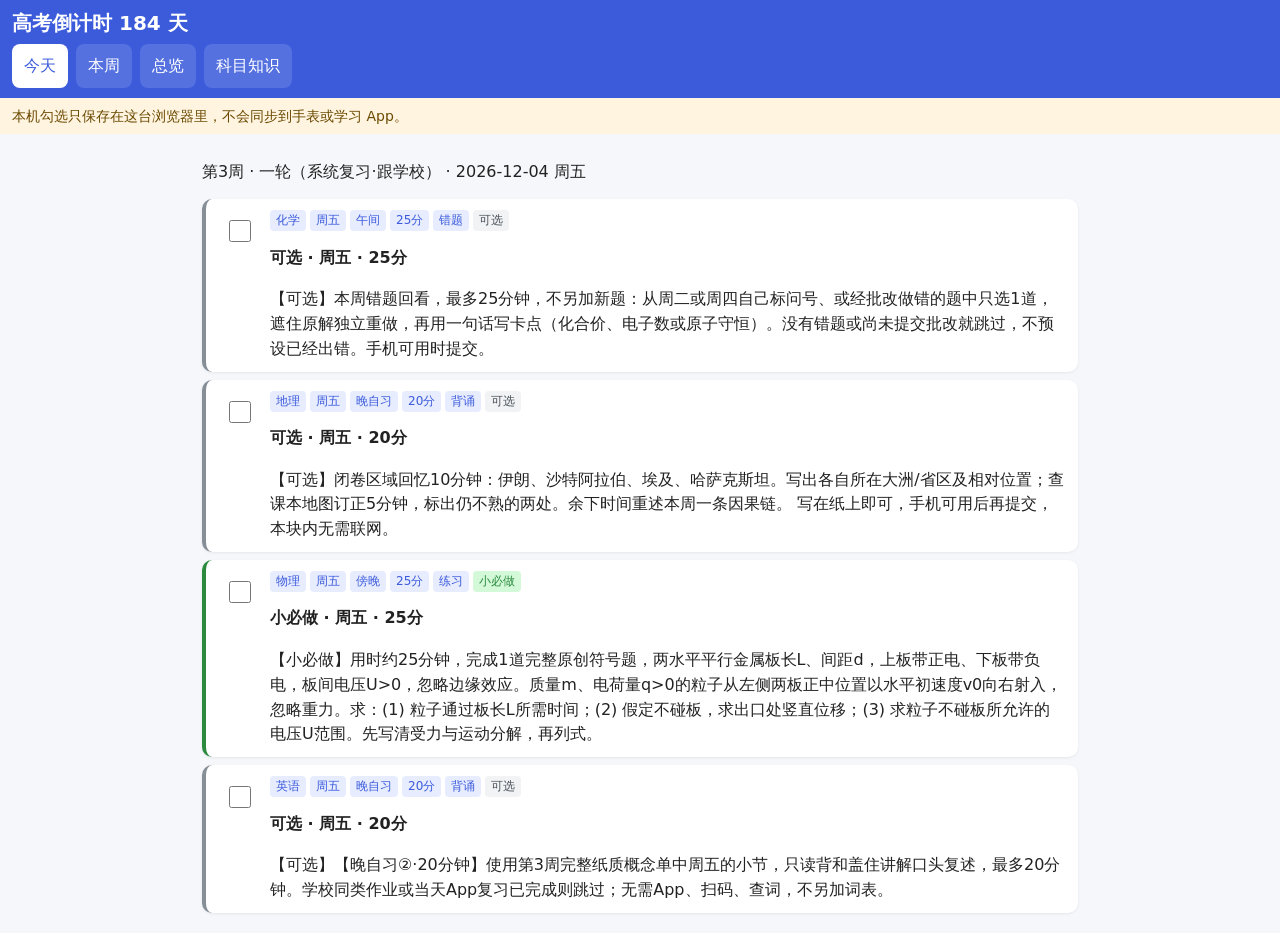
<file: index.html>
<!doctype html><html lang="zh"><head><meta charset="utf-8"><meta name="viewport" content="width=device-width,initial-scale=1">
<title>高考200天计划</title><link rel="stylesheet" href="style.css"></head><body>
<header><h1>高考倒计时 <span id="cd"></span> 天</h1>
<nav><button type="button" data-v="today">今天</button><button type="button" data-v="week">本周</button><button type="button" data-v="all">总览</button><button type="button" data-v="subj">科目知识</button></nav></header>
<p class="sync-note" id="syncNote">本机勾选只保存在这台浏览器里，不会同步到手表或学习 App。</p>
<main id="app"></main><script src="data/bundle.js"></script><script src="app.js"></script></body></html>
</file>
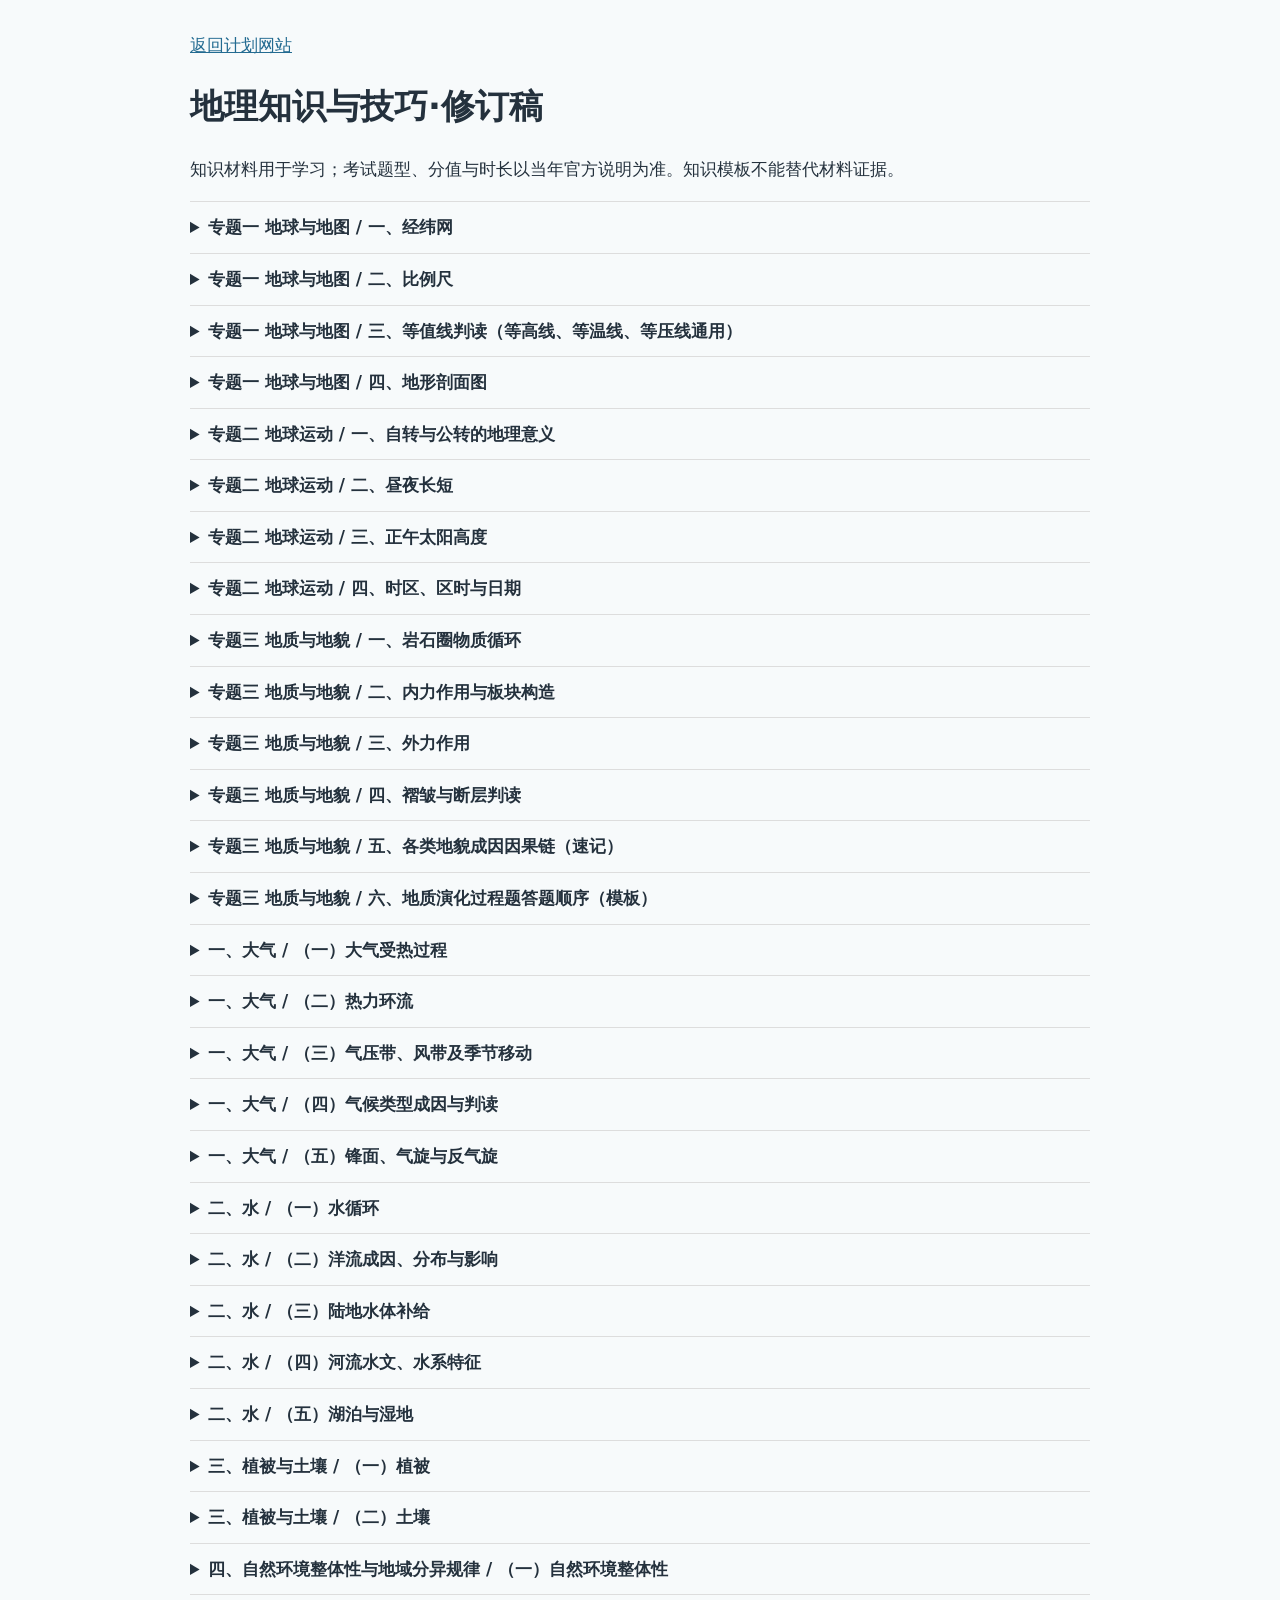
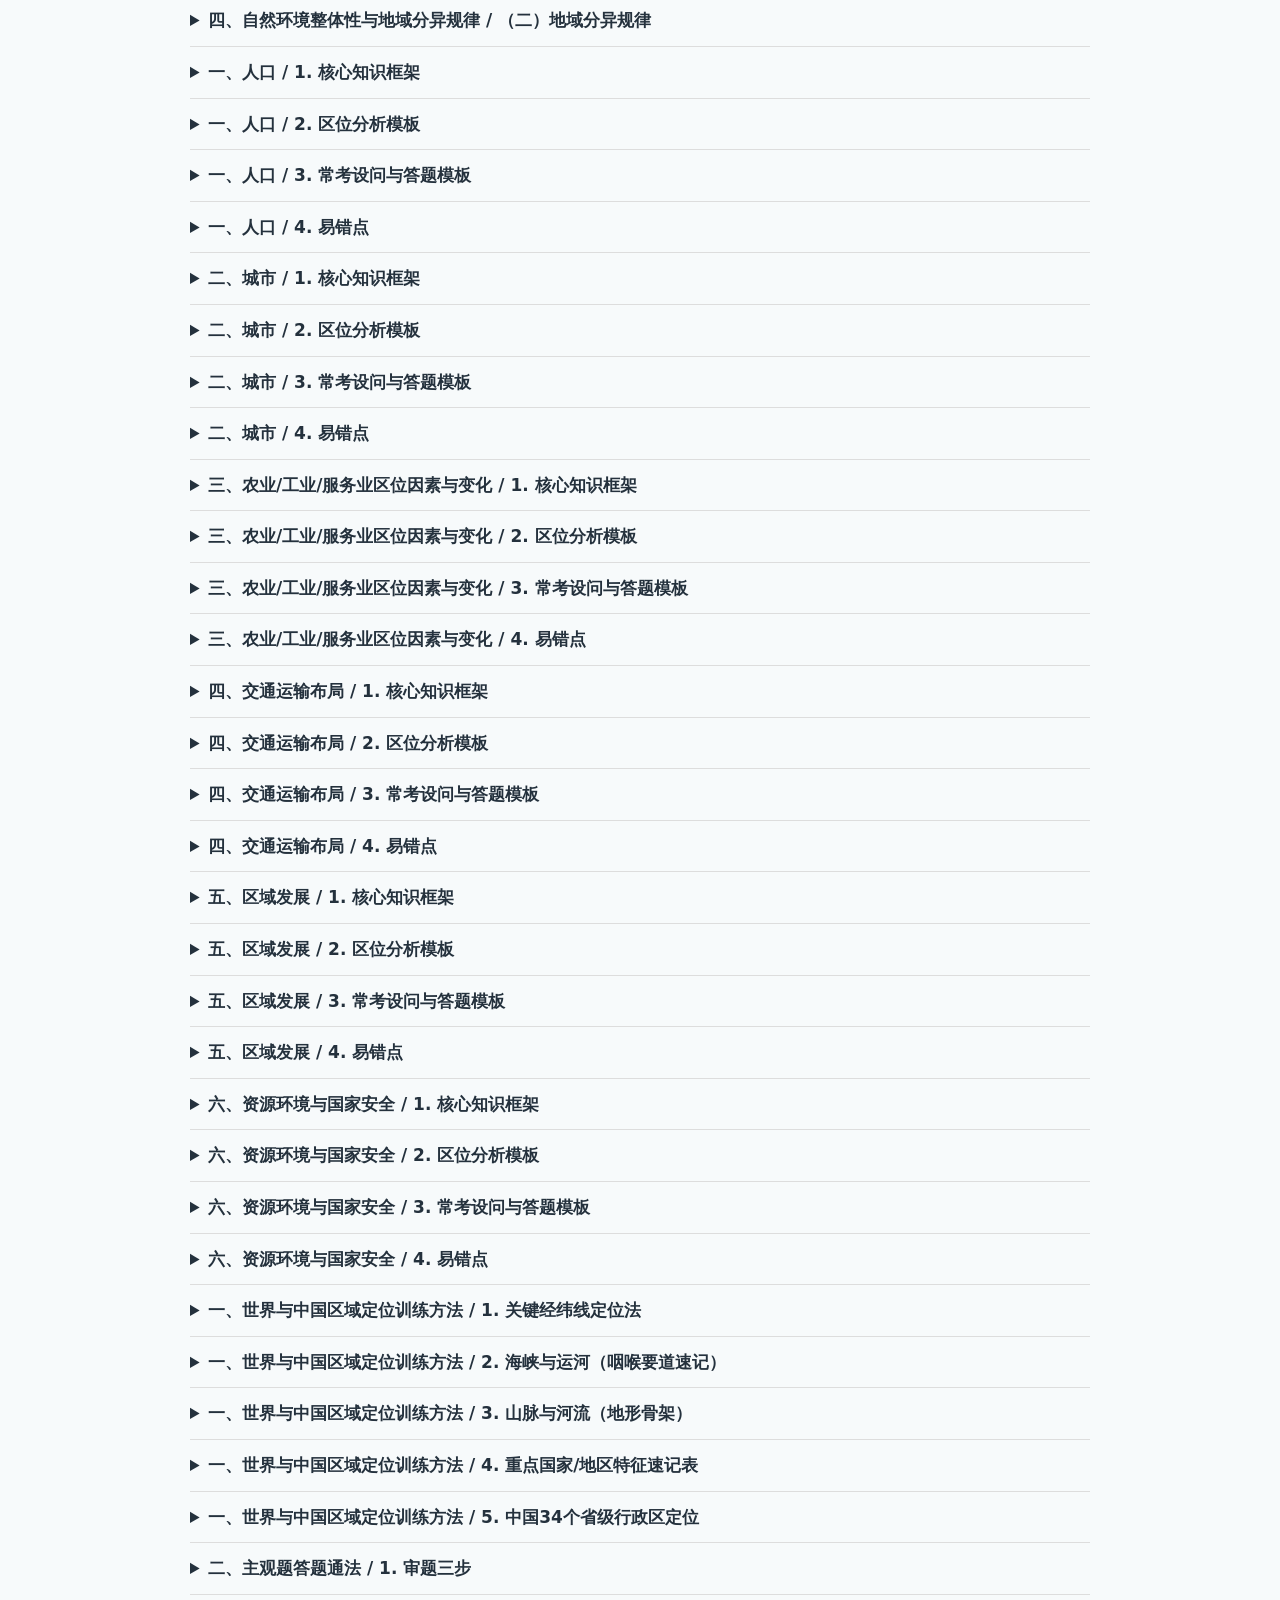
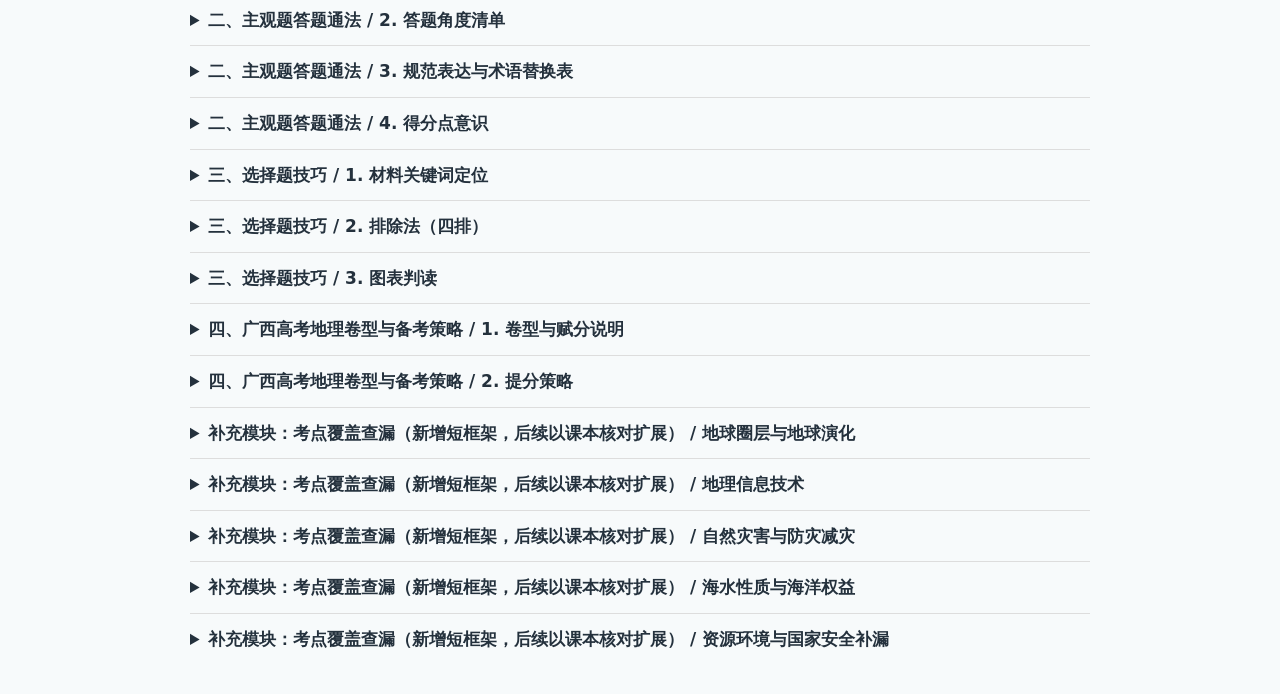
<file: materials/geo/knowledge.html>
<!doctype html><html lang="zh-CN"><meta charset="utf-8"><meta name="viewport" content="width=device-width,initial-scale=1"><title>地理知识与技巧·修订稿</title><style>body{max-width:900px;margin:30px auto;padding:0 18px;font:17px/1.8 system-ui;color:#24313d;background:#f7fafb}h1,h2,h3{line-height:1.4}section{background:white;padding:20px;margin:18px 0;border-radius:14px}li{margin:8px 0}details{border-top:1px solid #ddd;padding:10px 0}summary{cursor:pointer;font-weight:600}a{color:#236b91}p{white-space:pre-wrap}@media print{body{font:12pt/1.6 serif;background:white}section{break-inside:avoid}}</style><body><a href="../../index.html">返回计划网站</a><h1>地理知识与技巧·修订稿</h1><p>知识材料用于学习；考试题型、分值与时长以当年官方说明为准。知识模板不能替代材料证据。</p><details><summary>专题一 地球与地图 / 一、经纬网</summary><h3>知识</h3><ul><li>经线：半圆，等长，指示南北；纬线：圆，不等长（赤道最长），指示东西。</li><li>纬度1°≈111 km（经线上）；经度1°的纬线弧长≈111×cosφ km。</li><li>经纬网定方向：一般“上北下南”；极点图看自转方向（北逆南顺）；东西方向取劣弧。</li><li>对称点：关于赤道对称→纬度相反、经度相同；关于地轴对称→纬度相同、经度相差180°；关于地心对称（对跖点）→纬度南北相反、经度相差180°（同名经度相减，异名经度相加）。</li></ul><h3>过程与答题提醒</h3><ul><li>定坐标：先判南北纬（极点自转方向/数值增减），再判东西经（东增东经、西增西经）。</li><li>定最短航线：过两点大圆劣弧。同半球同纬度→向高纬凸；赤道两侧→过赤道；两点经度相差180°且非对跖点→最短大圆弧经过其中一个极点；对跖点之间有多条等长半圆航线。</li><li>定距离：同一经线上纬度差×111 km；同一纬线上的弧长≈经度差×111×cosφ km（不是任意两点最短距离）。</li><li>东西方向判读只看经度差，忽略劣弧（经度差&gt;180°要反向）。</li><li>cosφ中φ取所在纬度，不是平均值。</li></ul></details><details><summary>专题一 地球与地图 / 二、比例尺</summary><h3>知识</h3><ul><li>比例尺＝图上距离/实地距离。</li><li>大小：分母越小比例尺越大；图幅相同，比例尺越大→范围越小、内容越详。</li><li>缩放：图上长度放大到原来的n倍→新比例尺＝原×n，图幅面积→原×n²；缩小为1/n→比例尺÷n，面积÷n²。</li></ul><h3>过程与答题提醒</h3><ul><li>比较两图：先比分母，再定大小，再推范围与详略。</li><li>面积变化：边长缩放倍数平方。</li><li>“放大到n倍”与“放大了n倍”区别（前者新＝原×n，后者新＝原×(n+1)）。</li><li>比例尺是长度比，不是面积比。</li></ul></details><details><summary>专题一 地球与地图 / 三、等值线判读（等高线、等温线、等压线通用）</summary><h3>知识</h3><ul><li>五读：读数值（极值与递变方向）、读疏密（疏缓密陡）、读弯曲（凸高为低、凸低为高）、读闭合（中低周高/中高周低）、读特殊（重合、相交）。</li><li>等高线判读：山峰、盆地、山脊（凸低）、山谷（凸高，河流发育）、鞍部、陡崖（等高线重合；常规题设下，重合n条、等高距d，相对高度(n−1)d≤ΔH&lt;(n+1)d；特殊已知端点按材料判断）。</li><li>等高线应用：选坝址（峡谷口、盆地袋形）、选线（沿等高线、少穿脊）、选点（视野、坡度）、选面（农业、宿营避河谷与陡崖）。</li></ul><h3>过程与答题提醒</h3><ul><li>地形特征描述模板：地形类型（以…为主）＋地势起伏（×高×低）＋主要地形区分布＋特殊地貌（海岸线、喀斯特等）。</li><li>河流流向判读：由高向低＋等高线弯曲方向反推（河流流向与等高线凸出方向相反）。</li><li>通视问题：两点间无山脊、无凸坡阻挡；凸坡不可见、凹坡可见。</li><li>山脊与山谷混淆（“凸低为脊、凸高为谷”，看弯曲方向对应高处还是低处）。</li><li>陡崖相对高度公式边界取等号方向。</li><li>等温线弯曲判洋流/地形：在洋流主导的海域，暖流处等温线通常凸向高纬、寒流处凸向低纬；陆地须结合地形与同纬气温比较，不能直接套洋流口诀。</li></ul></details><details><summary>专题一 地球与地图 / 四、地形剖面图</summary><h3>知识</h3><ul><li>绘制步骤：定剖面线→按要求定水平比例尺→按要求定垂直比例尺（可适当放大）→描交点→连平滑曲线。</li><li>判读：看起止点高程、最高最低点、坡度陡缓、是否经过河谷/山脊/陡崖。</li></ul><h3>过程与答题提醒</h3><ul><li>剖面线与等高线对应：抓“起止海拔、经过的河谷山峰、陡缓段”三点核对。</li><li>通视判断结合剖面：中间有高地阻挡则不通视。</li><li>水平、垂直比例尺按题目要求确定；垂直比例尺相对放大后，图示坡度不能直接当真实坡度。</li></ul></details><details><summary>专题二 地球运动 / 一、自转与公转的地理意义</summary><h3>知识</h3><ul><li>自转：方向自西向东（北逆南顺），周期恒星日23h56m4s，速度（角速度约15°/h；线速度自赤道向两极递减，与cosφ正相关，两极线速度为0，按高中题目约定处理极点角速度）。</li><li>自转意义：昼夜交替（周期24h）、地方时差异（经度15°/h）、地转偏向力（北右南左，赤道无）。</li><li>公转：方向自西向东，周期恒星年；黄赤交角23°26′→太阳直射点回归运动→昼夜长短与正午太阳高度年变化→四季五带。</li></ul><h3>过程与答题提醒</h3><ul><li>地转偏向力应用：河流冲刷岸（右岸/左岸）、港口淤积、炮弹偏转。</li><li>黄赤交角变化影响链：交角↑→热带寒带范围↑、温带↓、直射范围↑、昼夜长短年较差↑；交角↓反之；交角＝0→无四季、昼夜等长。</li><li>线速度随纬度递减但同纬度海拔高处线速度大。</li><li>晨昏线永远平分赤道；只有春秋分晨昏线与经线重合。</li></ul></details><details><summary>专题二 地球运动 / 二、昼夜长短</summary><h3>知识</h3><ul><li>判读：看太阳直射半球——直射北半球，北半球昼长夜短，纬度越高昼越长；南半球相反。直射点向北移，北半球昼渐长。</li><li>计算：非极昼极夜条件下，昼长＝(12−日出地方时)×2＝(日落地方时−日出地方时)；比较同日两地昼长时，可用各自日出地方时之差的绝对值×2；不能用经度造成的地方时差直接求昼长差。</li><li>对称规律：同一天、忽略地形遮挡与折射等时，同一纬线各地昼长相等；南北半球纬度绝对值相等的两地昼长之和＝24h；同一地点在同一至日前后太阳直射纬度相同的日期，昼长相同（常规近似题可用日期对称法）。</li><li>极昼极夜：当太阳赤纬δ不为0时，边界纬度绝对值为90°−|δ|；太阳直射半球的极区为极昼，另一半球为极夜（理想模型）。</li></ul><h3>过程与答题提醒</h3><ul><li>比较昼长：先定半球与季节，再比纬度（同半球纬度越高昼越长/短）。</li><li>日出日落方位：直射北半球→全球（除极昼极夜）东北升、西北落；直射南半球→东南升、西南落；二分日正东升正西落。</li><li>极昼范围：90°−直射纬度及其以极。</li><li>昼长用地方时算，不是区时。</li><li>正常有日出日落的地点，可按太阳直射半球判断日出日落偏北或偏南；极昼、极夜及极点等特殊位置不能套“全球统一”。</li></ul></details><details><summary>专题二 地球运动 / 三、正午太阳高度</summary><h3>知识</h3><ul><li>公式：H＝90°−|φ−δ|（φ当地纬度，δ直射点纬度，同半球取差、异半球取和）。</li><li>分布规律：由直射点向南北两侧递减；同一天，距直射点纬度差相等的两地，各自的正午太阳高度相等（不要求两地同时到正午）。</li><li>年变化：回归线之间直射日最大（90°），一年两次90°；北回归线以北夏至日最大、冬至日最小；南半球相反。</li><li>应用：楼间距（平地、等高建筑等简化条件下L＝h×cotα，h是遮挡楼高度；北回归线以北常取当地冬至日正午太阳高度）、太阳能板正午使光线垂直板面时，板面与水平面夹角＝|φ−δ|；全天或全年的最优固定倾角不是直接套此式、影子方向与长短。</li></ul><h3>过程与答题提醒</h3><ul><li>求H：先定φ、δ，代入公式，注意正负号用绝对值。</li><li>楼间距/采光：水平地面、遮挡高度h等简化条件下，按题目指定日期与采光标准取太阳高度α，L＝h·cotα。北回归线以北常用当地冬至日正午值；南半球等情况按当地季节另判。</li><li>影子：正午影子朝向与直射点相反（太阳在南方，影子朝北）；影长＝h·cotH。</li><li>纬度差取绝对值；异半球相加。</li><li>北极点太阳高度取太阳直射纬度的有符号值，南极点取其相反数；负值表示太阳在地平线下，勿一律写H＝δ。</li><li>当正午太阳在地平线上方，且要求光线垂直板面时，板面与水平面夹角β＝90°−H＝|φ−δ|；固定板全年最优角不能直接套此式。</li></ul></details><details><summary>专题二 地球运动 / 四、时区、区时与日期</summary><h3>知识</h3><ul><li>时区：全球24区，每区15°；中央经线＝时区号×15°；区时＝中央经线地方时。</li><li>换算：东加西减，时区差即小时差（同为东/西区相减，异侧相加）。</li><li>地方时：经度差15°＝1h，1°＝4min。</li><li>日期界线：①人为日界线（180°经线，不完全重合）；②自然日界线（0时经线）。两条线把地球分为两个日期，新的一天从0时经线向东到180°。</li></ul><h3>过程与答题提醒</h3><ul><li>求区时：定已知区时与经度→算时区差→东加西减。</li><li>求日期范围：找0时经线，新一天＝0时经线向东至180°的经度范围；占比＝该跨度/360°。</li><li>求某地地方时：经度差×4min换算。</li><li>越过日界线日期变更方向易反（自西向东过180°减一天）。</li><li>0时经线与180°重合时全球同一日期。</li><li>区时用中央经线，地方时用实际经度，勿混。</li></ul></details><details><summary>专题三 地质与地貌 / 一、岩石圈物质循环</summary><h3>知识</h3><ul><li>三大类岩石：岩浆岩（侵入岩花岗岩、喷出岩玄武岩）、沉积岩（层理、化石，如石灰岩、砂岩）、变质岩（可具片理，如板岩；大理岩通常无片理）。</li><li>循环：岩浆→冷却凝固→岩浆岩；各类岩石→外力作用→沉积岩；各类岩石→变质作用→变质岩；各类岩石→重熔再生→岩浆。</li><li>判读技巧：箭头岩浆经冷却凝固形成岩浆岩，各类岩石可重熔形成岩浆；箭头数取决于图的简化方式，不可仅数“几进几出”定类型。</li></ul><h3>过程与答题提醒</h3><ul><li>判岩石类型：抓箭头数量＋文字（化石/层理→沉积；气孔/流纹→喷出；片理→变质）。</li><li>物质循环意义：说明地质作用类型与先后顺序。</li><li>岩浆只能形成岩浆岩，不能直接形成沉积岩/变质岩。</li><li>沉积物经固结成岩形成沉积岩；变质作用是在一定温度、压力等条件下矿物组成与结构发生改变，并非一定在地下深处（如接触变质）。</li></ul></details><details><summary>专题三 地质与地貌 / 二、内力作用与板块构造</summary><h3>知识</h3><ul><li>内力作用：地壳运动、岩浆活动、变质作用；总趋势使地表起伏（造山造盆）。</li><li>板块构造：六大板块（亚欧、非洲、印度洋、太平洋、美洲、南极洲），板块内部稳定、边界活跃。</li><li>消亡边界（挤压）：海沟、岛弧、褶皱山脉（如喜马拉雅、安第斯、日本海沟）。</li><li>生长边界（张裂）：海岭、裂谷（如东非大裂谷、大西洋中脊）。</li><li>地震火山带：环太平洋带、地中海—喜马拉雅带。</li></ul><h3>过程与答题提醒</h3><ul><li>地貌成因：先定板块位置与边界类型→再写挤压/张裂→再写具体地貌（山脉/海沟/裂谷）。</li><li>解释某地多震：位于××板块与××板块交界（消亡边界）→地壳活跃。</li><li>按常见六大板块示意图，安第斯山脉主要位于美洲板块与南极洲板块交界；精细板块图中主要为纳斯卡板块向南美板块之下俯冲，答题须按所给图的板块划分；喜马拉雅为印度洋板块与亚欧板块碰撞。</li><li>红海为生长边界（扩张），不是消亡。</li></ul></details><details><summary>专题三 地质与地貌 / 三、外力作用</summary><h3>知识</h3><ul><li>五种方式：风化、侵蚀、搬运、堆积、固结成岩。</li><li>流水：V形谷（下蚀）、宽浅河谷（侧蚀）、河漫滩（流水堆积）、冲积扇（出山口堆积）、三角洲（入海口堆积）、喀斯特（溶蚀）。</li><li>风力：风蚀蘑菇/雅丹（侵蚀）、沙丘/黄土（风力堆积，一般分选较好）。</li><li>冰川：U形谷、冰斗、角峰、刃脊、冰碛物（分选差、棱角）。</li><li>海浪：海蚀崖/柱（侵蚀）、海滩（堆积）。</li><li>冰碛物一般分选差、常带棱角；流水与风力沉积常有分选，具体磨圆度与分选性受粒径、搬运距离、动力条件影响，不作固定大小排序。</li></ul><h3>过程与答题提醒</h3><ul><li>地貌成因模板：外力类型＋作用方式（侵蚀/堆积）＋物质来源＋动力条件（流速/风力/冰川）。</li><li>冲积扇/三角洲差异：位置（出山口/入海口）＋成因（坡度骤减/海水顶托）＋颗粒分选（扇顶粗扇缘细）。</li><li>风力堆积一般分选较好；冰碛物通常分选差、无明显层理，不将所有冰川相关沉积（如冰水沉积）一概而论。</li><li>喀斯特是溶蚀（化学侵蚀），非机械侵蚀。</li></ul></details><details><summary>专题三 地质与地貌 / 四、褶皱与断层判读</summary><h3>知识</h3><ul><li>褶皱：背斜（岩层向上拱，中心老两翼新）、向斜（向下凹，中心新两翼老）。</li><li>地形倒置：背斜顶部受张力→侵蚀成谷；向斜槽部受挤压→岩性坚硬→成山。</li><li>断层：岩层断裂并位移；上升岩块→块状山/地垒（华山、庐山）；下降岩块→谷地/地堑（渭河平原、汾河谷地、东非大裂谷）。</li><li>判读：看岩层新老关系定背向斜；看岩层是否连续错断定位移定断层。</li></ul><h3>过程与答题提醒</h3><ul><li>地质构造判读：先看岩层弯曲（背/向斜）或错断（断层）→再看新老关系→再答地形倒置原因。</li><li>找油气/水：背斜储油气、向斜储水；隧道选背斜（拱形稳固、不易积水）；水库避开断层（渗漏、诱发地震）。</li><li>断层应用：工程避断层；断层带泉水出露、河流发育。</li><li>地形倒置不能只看地形，要看岩层新老。</li><li>背斜成谷是“顶部张力侵蚀”，向斜成山是“槽部挤压坚实”，因果不能倒。</li></ul></details><details><summary>专题三 地质与地貌 / 五、各类地貌成因因果链（速记）</summary><h3>知识</h3><ul><li>地貌；因果链</li><li>冲积扇；出山口→坡度骤减→流速降→泥沙堆积→扇状</li><li>三角洲；入海口→海水顶托＋流速缓→泥沙堆积</li><li>河曲/牛轭湖；凹岸侵蚀、凸岸堆积→河曲发展→截弯取直→牛轭湖</li><li>喀斯特；石灰岩＋水＋CO₂→溶蚀→溶洞/峰林/地下河</li><li>风蚀蘑菇；近地面风沙磨蚀强→下部细上部粗</li><li>沙丘；风力搬运→遇阻/风速降→堆积→迎风缓背风陡</li><li>U形谷；冰川刨蚀→谷底宽平、谷壁陡</li><li>海蚀崖；海浪侵蚀岸壁→崩塌→陡崖后退</li><li>块状山；断层上升岩块→相对高起成山</li></ul></details><details><summary>专题三 地质与地貌 / 六、地质演化过程题答题顺序（模板）</summary><h3>过程与答题提醒</h3><ul><li>定物质基础：沉积（海相/陆相）→成岩（判断岩层新老、是否含化石）。</li><li>定内力事件：地壳运动（抬升/下沉/挤压/张裂）→褶皱/断层→岩浆侵入或喷出（看侵入关系：侵入岩晚于被侵入岩层）。</li><li>定外力改造：抬升后侵蚀（侵蚀面/不整合面）→搬运堆积→再固结。</li><li>定先后关系：被切断者老、切断者新；未倒转的正常沉积岩层通常上新下老；侵入体晚于其侵入的原有岩层。</li><li>归纳成文：按“沉积成岩→挤压褶皱（断层）→岩浆侵入→抬升侵蚀→沉积覆盖”链式表述。</li><li>侵入岩与断层先后：看侵入体是否被断层错断。</li><li>不整合面代表抬升侵蚀间断，是判断“造山—侵蚀—再沉积”的关键证据。</li><li>描述过程须有材料证据：未出现褶皱、侵入或再次沉积就不能凭模板编事件，不必每题都写完整旋回。</li></ul></details><details><summary>一、大气 / （一）大气受热过程</summary><h3>知识</h3><ul><li>太阳短波辐射→到达地面（大气对太阳辐射削弱：吸收少、反射、散射）→地面增温→地面长波辐射→大气吸收（CO₂、水汽）→大气增温→大气逆辐射（保温）。</li><li>近地面大气的主要直接热源是地面，不是太阳。</li><li>三个环节：太阳暖大地→大地暖大气→大气还大地。</li></ul><h3>过程与答题提醒</h3><ul><li>晴天→云量少→白天削弱弱、夜晚逆辐射弱→昼夜温差大。</li><li>阴天→云量多→白天削弱强、夜晚逆辐射强→昼夜温差小。</li><li>CO₂/水汽增多→吸收地面辐射多、逆辐射强→保温作用增强（温室效应）。</li><li>地势高→空气稀薄→削弱弱、逆辐射弱→太阳辐射强但气温低；昼夜温差大。</li><li>沙漠→云少、水汽少→昼夜温差大。</li><li>分析某地昼夜温差大的原因：①天气晴朗，云量少，白天大气削弱作用弱，到达地面太阳辐射多，气温高；②夜晚大气逆辐射弱，保温作用差，气温低。</li><li>分析某地气温年较差小的原因：①纬度低，正午太阳高度与昼长年变化小，太阳辐射年变化小；②受海洋影响大/云雨多，削弱与保温调节强。</li><li>解释“高处不胜寒”：地面是近地面大气主要直接热源，对流层气温总体随高度增加而降低，地面是其主要直接热源，气压随高度降低使上升空气膨胀冷却；高原也有地表，不能把海拔高机械等同“距当地地面远”。</li><li>农业应用：①霜冻——晴朗夜晚逆辐射弱，可熏烟增强逆辐射/灌水增湿；②大棚——大部分太阳短波辐射可入内，覆盖材料减少长波辐射散失并抑制内外空气交换，起保温作用（透过率随材料变化）；③果园铺石——影响反射、蓄热、保水等，方向取决于石材颜色、热性质及铺设方式，不能无条件断言温差增大。</li><li>近地面大气直接热源是地面而非太阳；太阳辐射是根本能量来源。</li><li>大气对太阳辐射吸收少（臭氧吸紫外、水汽CO₂吸红外），对地面长波辐射吸收强。</li><li>逆辐射是大气射向地面，不是地面射向大气。</li></ul></details><details><summary>一、大气 / （二）热力环流</summary><h3>知识</h3><ul><li>原理：地面冷热不均→空气垂直运动（热上升、冷下沉）→同一水平面气压差异→空气水平运动（高压→低压）。</li><li>气压规律：简化热力环流中，同一高度作水平比较：受热区近地面相对低压、高空相对高压；冷却区相反。动力作用参与时不能只凭气温高低定气压；垂直方向气压随高度递减。</li><li>等压面：高压处上凸，低压处下凹。</li><li>形式；白天/夜晚；风向</li><li>海陆风；白天陆地较热、夜晚陆地较冷；白天海风（海→陆）；夜晚陆风（陆→海）</li><li>山谷风；白天坡面增温、夜晚坡面冷却；白天谷风（谷→坡）；夜晚山风（坡→谷）</li></ul><h3>过程与答题提醒</h3><ul><li>地面受热→空气上升→近地面低压、高空高压→风由高压吹向低压。</li><li>城市热岛→城区气温高上升→近地面城区低压、郊区高压→近地面风由郊区吹向城区（城市风）；高空相反。</li><li>画/判断风向：先定水平气压梯度力（垂直等压线由高压指向低压）→北半球右偏、南半球左偏→近地面受摩擦力影响与等压线斜交（夹角不固定），自由大气近似地转风与等压线平行；小尺度局地环流不机械套地转风。</li><li>解释某地多夜雨（如山谷、盆地）：夜晚山坡冷却快，冷空气沿坡下沉到谷底，谷底暖湿空气被迫抬升→冷却凝结→夜雨。</li><li>城市规划：大气污染企业布局在城市风下沉距离之外；卫生防护林带设在城市风下沉距离内。</li><li>海陆风应用：白天吹海风可降温增湿；滨海地区气温日较差小。</li><li>近地面与高空等压面凹凸方向相反；不能把高空高压当近地面高压。</li><li>山谷风“谷风”是谷→坡（白天），“山风”是坡→谷（夜晚）。</li><li>城市风近地面由郊区吹向城区。</li></ul></details><details><summary>一、大气 / （三）气压带、风带及季节移动</summary><h3>知识</h3><ul><li>七个气压带：赤道低压带、南北副热带高压带、南北副极地低压带、南北极地高压带。</li><li>六个风带：南北信风带（低纬→赤道，北半球东北、南半球东南）、南北西风带（副高→副极地，北半球西南、南半球西北）、南北极地东风带。</li><li>成因：赤道低压带（热力）、副热带高压带（动力堆积下沉）、副极地低压带（动力抬升）、极地高压带（热力）。</li><li>移动规律：随太阳直射点移动，北半球夏季北移、冬季南移，移动幅度约5°—10°。</li></ul><h3>过程与答题提醒</h3><ul><li>太阳直射点北移→气压带风带北移→地中海地区夏季受副高控制炎热干燥，冬季受西风控制温和多雨。</li><li>赤道低压带控制→上升气流→多雨；副高控制→下沉气流→干燥；西风带控制→海洋湿润气流→多雨。</li><li>判断某地气候成因：抓该地纬度位置→判断受哪个气压带/风带或季风控制→结合移动分析季节变化。</li><li>分析气压带风带对气候的影响：低压带、西风带、赤道低压→多雨；高压带、信风带（大陆内部/离岸）→干燥。</li><li>热带草原南北半球干湿季相反：赤道低压带随直射点移动，分别控制南北半球草原。</li><li>副高为动力成因（堆积下沉），赤道低压为热力成因（受热上升）。</li><li>信风来自陆地则干燥、来自海洋则湿润；西风一般湿润。</li><li>气压带风带移动导致同一地区不同季节受不同环流控制（地中海、热带草原）。</li></ul></details><details><summary>一、大气 / （四）气候类型成因与判读</summary><h3>知识</h3><ul><li>热带雨林：终年赤道低压控制，全年高温多雨。</li><li>热带草原：赤道低压与信风交替控制，干湿季分明。</li><li>热带沙漠：副高或信风控制，全年少雨、夏季炎热（部分地区冬季温和或较冷）。</li><li>热带季风：海陆热力差异+气压带风带移动，全年高温，旱雨两季分明（南亚、东南亚）。</li><li>地中海气候：副高与西风交替控制，夏季炎热干燥、冬季温和多雨。</li><li>温带海洋性：终年西风控制，全年温和湿润。</li><li>温带大陆性：深居内陆，全年干旱少雨、冬冷夏热、温差大。</li><li>亚热带季风：海陆热力差异，夏季高温多雨、冬季温和少雨。</li><li>温带季风：海陆热力差异，夏季高温多雨、冬季寒冷干燥。</li><li>高原山地气候：海拔高，气温低，垂直变化大。</li></ul><h3>过程与答题提醒</h3><ul><li>以温定带：常见教学判据：最冷月均温约15℃及以上通常判热带；0—15℃常见于亚热带与温带海洋性。低于0℃不能直接定温带，还须结合最热月及高原、极地等条件。</li><li>以水定型：年雨型（雨林、温带海洋）；夏雨型（季风、草原）；冬雨型（地中海）；少雨型（沙漠、大陆性）。</li><li>结合纬度、海陆位置、地形印证成因。</li><li>描述气候特征：气温（高低、年较差、最热最冷月）+降水（总量、季节分配、年际变化）。</li><li>分析气候成因模板：纬度（太阳辐射）→大气环流（气压带风带/季风）→海陆位置→地形（迎风/背风、海拔）→洋流（暖流增温增湿、寒流降温减湿）。</li><li>特殊分布分析：①赤道附近东非高原热带草原——地势高，气温低、降水少；②马达加斯加岛东部、巴西东南部热带雨林——迎风坡+暖流；③南美巴塔哥尼亚温带大陆性——安第斯山背风坡；④西欧温带海洋性典型——西风+北大西洋暖流+地形平坦。</li><li>热带季风与热带草原区别：季风降水更集中、总量更大，且成因含海陆差异；草原为赤道低压与信风交替。</li><li>亚热带季风与地中海：前者夏季多雨、冬季少雨，后者冬雨夏干。</li><li>温带海洋性最冷月&gt;0℃，年降水均匀。</li><li>同纬度东岸季风、西岸地中海/海洋性，大陆内部大陆性。</li></ul></details><details><summary>一、大气 / （五）锋面、气旋与反气旋</summary><h3>知识</h3><ul><li>锋面：冷锋（冷气团主动）、暖锋（暖气团主动）、准静止锋。</li><li>气旋（低压）：中心上升，多阴雨；北半球逆时针辐合，南半球顺时针辐合。</li><li>反气旋（高压）：中心下沉，晴朗；北半球顺时针辐散，南半球逆时针辐散。</li><li>锋面气旋：低压槽处冷暖气团相遇成锋，常见北半球温带气旋图中西侧冷锋、东侧暖锋（须看方位非纸面左右）；冷锋降水多在锋后及锋附近，暖锋降水多在锋前。</li></ul><h3>过程与答题提醒</h3><ul><li>冷锋过境→气温降、气压升、大风、雨雪（锋后）→过境后天气转晴、气温低。</li><li>暖锋过境→气温升、气压降、连续性降水（锋前）→过境后转晴、气温高。</li><li>准静止锋→长时间阴雨（江淮梅雨、昆明准静止锋、华南准静止锋）。</li><li>台风（热带气旋）→强风暴雨；寒潮（冷高压/反气旋）→降温大风。</li><li>判断锋面类型：看锋面移动方向、降水位置、气温气压变化。</li><li>描述某天气系统过境天气变化：过境前（受单一气团控制，天气晴）→过境时（阴雨、大风、降温/升温）→过境后（气压升高/降低、气温降低/升高、转晴）。</li><li>我国典型天气：①北方夏季暴雨、冬季寒潮、沙尘暴——冷锋；②江淮梅雨——准静止锋；③长江中下游伏旱——副高（反气旋）；④东南沿海台风——热带气旋。</li><li>锋面气旋判读：低压中心→气流辐合上升→多阴雨；槽线处成锋；降水集中在冷气团一侧。</li><li>冷锋雨在锋后，暖锋雨在锋前；并非所有冷锋都降水（如快行冷锋大风沙尘）。</li><li>气旋中心为低压、上升、阴雨；反气旋中心为高压、下沉、晴朗。</li><li>北半球锋面气旋西部为冷锋、东部为暖锋。</li><li>伏旱是副高控制，不是锋面。</li></ul></details><details><summary>二、水 / （一）水循环</summary><h3>知识</h3><ul><li>类型：海陆间循环（最重要，使陆地水不断更新）、陆地内循环、海上内循环。</li><li>环节：蒸发、水汽输送、降水、地表径流、下渗、地下径流、蒸腾。</li><li>意义：更新陆地淡水、调节全球热量、塑造地表形态、影响生态。</li></ul><h3>过程与答题提醒</h3><ul><li>植被破坏→下渗减少、地表径流增大→洪涝加剧、地下水位下降。</li><li>城市硬化→下渗减少、地表径流增大→内涝；可建海绵城市（透水铺装、绿地、蓄水池）增加下渗、滞蓄径流。</li><li>围湖造田→蓄洪能力下降→洪涝加重；退耕还湖→调节径流增强。</li><li>分析某地水资源丰富/短缺：降水与径流、蒸发、下渗、人类用水、水污染。</li><li>人类活动对水循环影响模板：植树造林/修水库/跨流域调水/城市硬化/围湖造田→影响蒸发、下渗、径流、地下径流。</li><li>海绵城市：增加下渗、削减地表径流峰值、补充地下水、减轻内涝。</li><li>海陆间循环使陆地淡水更新；陆地内循环水量小但内陆重要。</li><li>下渗与地表径流此消彼长；植被、坡度、土质、降水强度影响下渗。</li></ul></details><details><summary>二、水 / （二）洋流成因、分布与影响</summary><h3>知识</h3><ul><li>成因：盛行风（风海流）、密度差异（密度流）、补偿（补偿流）。</li><li>分布规律：中低纬大洋环流——北半球顺时针、南半球逆时针；北半球中高纬——逆时针；南半球中高纬——西风漂流（寒流）。</li><li>大陆东岸暖流、西岸寒流（中低纬）；中高纬相反。</li><li>重要洋流：北太平洋暖流、日本暖流、加利福尼亚寒流、秘鲁寒流、北大西洋暖流、拉布拉多寒流、本格拉寒流、西澳大利亚寒流、东澳大利亚暖流、厄加勒斯暖流。</li></ul><h3>过程与答题提醒</h3><ul><li>寒流→降温减湿→沿岸荒漠/雾；暖流→增温增湿→沿岸湿润。</li><li>寒暖流交汇/上升补偿流→营养盐上泛→渔场（纽芬兰、北海道、北海、秘鲁）。</li><li>洋流影响航行：顺流快、逆流慢；寒暖流交汇多海雾；冰山随寒流漂移。</li><li>厄尔尼诺：赤道太平洋信风减弱→暖水向东扩展、东太平洋上升流减弱→东太平洋水温升高→渔业减产、沿岸降水增多；西太平洋降水减少→印尼澳大利亚干旱。</li><li>分析渔场成因模板：①寒暖流交汇/上升补偿流→营养盐丰富→浮游生物多→饵料充足；②大陆架浅、光照足；③河流入海带来营养盐。</li><li>分析洋流对气候影响：暖流增温增湿（西欧温带海洋性、马达加斯加东部）；寒流降温减湿（南美西岸热带沙漠、非洲西南岸）。</li><li>洋流对污染：加快净化但扩大污染范围。</li><li>北印度洋季风洋流：夏季顺时针、冬季逆时针（夏顺冬逆）。</li><li>南半球中高纬为西风漂流（寒流），无完整的中高纬大洋环流圈。</li><li>秘鲁渔场是上升补偿流，非寒暖流交汇。</li></ul></details><details><summary>二、水 / （三）陆地水体补给</summary><h3>知识</h3><ul><li>补给类型：雨水（最主要）、冰雪融水、季节性积雪融水、湖泊水、地下水。</li><li>河流补给判断：以雨水为主→流量随降水变化；冰川融水→流量随气温变化（夏季大）；季节性积雪→春季汛；湖泊/地下水→稳定调节。</li></ul><h3>过程与答题提醒</h3><ul><li>气温升高→冰川融水增多→夏季汛期；冬季断流（内流河）。</li><li>湖泊/地下水补给→削峰补枯→流量平稳。</li><li>黄河“地上河”→河水补给地下水；黄河下游凌汛。</li><li>判断河流主要补给类型：看流量季节变化与气温/降水相关性；西北内流河→冰川融水；东北河流→春季积雪融水+夏季雨水双汛。</li><li>分析湖泊/地下水对河流的调节：丰水期蓄水削峰、枯水期补给。</li><li>冰川融水补给河流径流量须结合冰川规模与消融强度判断；常见季节变化较大、日变化也大（气温日变化）。</li><li>东北河流有春汛（积雪）和夏汛（雨水）两个汛期。</li><li>地下水与河水互补关系随水位高低变化。</li></ul></details><details><summary>二、水 / （四）河流水文、水系特征</summary><h3>知识</h3><ul><li>水文特征：流量、水位季节变化、汛期、含沙量、结冰期（凌汛）、流速、水能。</li><li>水系特征：源地、流向、长度、流域面积、支流数量与分布、河网密度、河道弯曲、落差。</li></ul><h3>过程与答题提醒</h3><ul><li>降水多、流域广、支流多→流量大。</li><li>植被覆盖差、土质疏松、坡度大、降水集中→含沙量大（黄河）。</li><li>纬度高、冬季气温&lt;0℃→有结冰期；有结冰期且下游先封冻或后解冻→上游来水受冰体阻塞，可能发生凌汛（低纬流向高纬河段较易具备该条件）。</li><li>落差大、水量大→水能丰富；地形平坦→流速慢、航运便利。</li><li>描述水文特征模板：流量大小及季节变化+汛期+含沙量+结冰期/凌汛+流速水能。</li><li>描述水系特征模板：源地、流向、注入海洋+流程+流域面积+支流（数量、对称性）+河网密度+河道弯曲+落差。</li><li>分析含沙量大原因：降水集中且多暴雨、土质疏松、植被少、坡度大、支流多汇水集中。</li><li>分析航运价值：水量大且平稳、无结冰期、落差小、河网密、腹地经济发达、联运条件好。</li><li>水文特征强调“水”（流量、水位、含沙、结冰），水系特征强调“河道结构”（流向、支流、流域）。</li><li>凌汛关键是冰体阻水和上下游封冻、解冻不同步；由低纬流向高纬是常见有利条件，弯道或工程可加重，不是必要条件。</li></ul></details><details><summary>二、水 / （五）湖泊与湿地</summary><h3>知识</h3><ul><li>湖泊成因：构造湖（断层陷落）、火山口湖、冰川湖、堰塞湖、牛轭湖、风成湖、海迹湖。</li><li>湿地功能：调节气候、涵养水源、调蓄洪水、净化水质、保护生物多样性、提供资源。</li><li>湖泊萎缩/湿地退化原因：自然（气候变干、蒸发强、泥沙淤积）+人为（围湖造田、过度用水、上游截水、污染）。</li></ul><h3>过程与答题提醒</h3><ul><li>上游用水增加→入湖水量减少→湖泊萎缩→调蓄能力下降→洪涝与干旱加剧、生态退化。</li><li>围湖造田→蓄洪能力下降→洪灾加重。</li><li>湿地破坏→生物多样性减少、净化能力下降。</li><li>分析湖泊萎缩原因：①自然：降水少、蒸发强、泥沙淤积；②人为：上游截水灌溉、围湖造田、过度用水。</li><li>湿地保护措施：退耕还湖还湿、控制上游用水、生态调水、治理污染、建立保护区、立法管理。</li><li>湖泊对河流作用：削峰补枯、调节径流、减轻洪涝。</li><li>内流湖萎缩多为自然+人为；外流湖萎缩多为围湖造田和泥沙淤积。</li><li>湿地不仅是湖泊，还包括沼泽、滩涂、河流、水库等。</li></ul></details><details><summary>三、植被与土壤 / （一）植被</summary><h3>知识</h3><ul><li>植被与环境：气候（热量、水分）决定植被类型；植被适应环境（根系、叶片、茎干）。</li><li>地带性植被：热带雨林、热带草原、热带荒漠、亚热带常绿阔叶林、亚热带常绿硬叶林（地中海）、温带落叶阔叶林、温带草原、温带荒漠、亚寒带针叶林、苔原、冰原。</li><li>植被功能：涵养水源、保持水土、防风固沙、调节气候、净化空气、维护生物多样性。</li></ul><h3>过程与答题提醒</h3><ul><li>降水少→根系深、叶片小/退化→荒漠植被。</li><li>冬季寒冷→落叶（温带落叶林）；常绿（亚热带）。</li><li>湿热→叶片大、常绿、垂直结构复杂（雨林）。</li><li>干旱区植被破坏→荒漠化加剧。</li><li>分析植被特征与环境适应：从气候（水热）→植被形态（根、叶、茎）→垂直结构。</li><li>植被破坏的生态后果：水土流失、荒漠化、生物多样性减少、涵养水源能力下降、气候变干。</li><li>植被恢复措施：退耕还林还草、封山育林、保护原生植被、因地制宜选种。</li><li>亚热带常绿硬叶林对应地中海气候（夏干）；常绿阔叶林对应亚热带季风（夏雨）。</li><li>植被类型判读需同时看热量带与水分条件。</li></ul></details><details><summary>三、植被与土壤 / （二）土壤</summary><h3>知识</h3><ul><li>成土因素：成土母质（矿物质基础）、生物（提供有机质、影响土壤形成；有机质积累还取决于分解、气候和水分等条件）、气候（水热影响风化与有机质分解）、地形（物质迁移、厚度）、时间。</li><li>土壤剖面：有机层—腐殖质层—淋溶层—淀积层—母质层—基岩。</li><li>土壤肥力：有机质、矿物质、水分、空气协调；有机质含量是关键。</li><li>典型土壤：黑土（东北，有机质多）、红壤（南方，酸性黏重贫瘠）、紫色土（四川盆地肥沃）、水稻土（人工熟化）。</li></ul><h3>过程与答题提醒</h3><ul><li>湿热→有机质分解快、淋溶强→红壤贫瘠酸性。</li><li>冷湿→有机质分解慢→黑土肥沃（东北）。</li><li>陡坡→水土流失→土层薄；地形平坦→土层厚。</li><li>秸秆还田、增施有机肥→提高有机质→肥力提升。</li><li>分析土壤肥力高低：气候（有机质积累与分解）→植被（有机质来源）→地形（流失/沉积）→母质→人类耕作。</li><li>土壤改良措施：增施有机肥、秸秆还田、种植绿肥、掺沙/掺黏改良质地、施石灰改良酸性、轮作休耕、平整土地。</li><li>分析某地土壤特征：颜色、质地、酸碱性、有机质、肥力。</li><li>生物是土壤有机质来源，是最活跃因素；气候影响有机质积累与分解速度。</li><li>红壤贫瘠是淋溶强、有机质分解快所致，不是母质贫瘠。</li></ul></details><details><summary>四、自然环境整体性与地域分异规律 / （一）自然环境整体性</summary><h3>知识</h3><ul><li>五大要素：气候、地形、水文、生物（植被）、土壤，相互联系、相互制约，牵一发而动全身。</li><li>表现：各要素统一演化；某一要素变化引起其他要素乃至整体变化。</li></ul><h3>过程与答题提醒</h3><ul><li>植被破坏→水土流失→土壤贫瘠→涵养水源下降→气候变干→生物多样性减少（连锁）。</li><li>修建水库→下游水量减少、泥沙减少→河口三角洲萎缩、海水入侵。</li><li>全球变暖→冰川退缩→海平面上升→海岸带生态变化。</li><li>分析某要素变化的影响：从该要素出发→逐一推导对气候、地形、水文、生物、土壤的影响（因果链串联）。</li><li>分析某地自然地理特征：气候+地形+水文+植被+土壤逐一描述并说明联系。</li><li>生态问题成因：自然（气候、地形、植被、土壤）+人为（破坏植被、过度利用）→综合。</li><li>整体性强调“联系”，答题要写出要素间的因果传导，不能只罗列。</li><li>人类活动通过改变某一要素引发连锁反应。</li></ul></details><details><summary>四、自然环境整体性与地域分异规律 / （二）地域分异规律</summary><h3>知识</h3><ul><li>纬度地带性（由赤道到两极）：以热量为基础，东西延伸、南北更替。</li><li>干湿度地带性（从沿海到内陆）：以水分为基础，南北延伸、东西更替。</li><li>垂直地带性：随海拔水热变化，垂直更替；基带与当地水平自然带一致；带谱多少取决于纬度与海拔。</li><li>地方性分异（非地带性）：地形、洋流、海陆分布、水分等导致。</li></ul><h3>过程与答题提醒</h3><ul><li>纬度升高→热量减少→自然带由雨林→常绿林→落叶林→针叶林→苔原。</li><li>距海远近→水分减少→森林→草原→荒漠。</li><li>海拔升高→气温降低、降水先增后减→垂直带谱变化。</li><li>迎风坡降水多→森林；背风坡→草原/荒漠（非地带性）。</li><li>判断分异规律：看更替方向（南北更替→纬度；东西更替→干湿度；垂直→垂直地带性）。</li><li>分析垂直带谱丰富程度：纬度低（基带热量高）+海拔高（相对高差大）+水热组合多→带谱多。</li><li>分析雪线高低：气温（低纬雪线高）、降水（迎风坡雪线低）、坡度。</li><li>非地带性分析：地形（迎风/背风、东西走向山体）、洋流（暖流增湿、寒流减湿）、海陆分布。</li><li>纬度地带性以热量为基础，干湿度地带性以水分为基础。</li><li>垂直带谱基带与当地水平自然带一致；带谱丰富看纬度与相对高度。</li><li>非地带性要具体指出成因（地形、洋流、水分），不能笼统说“特殊”。</li></ul></details><details><summary>一、人口 / 1. 核心知识框架</summary><h3>知识</h3><ul><li>衡量指标：人口密度（人/km²）</li><li>分布规律：沿海→内陆递减；平原→山地递减；城市→乡村密集</li><li>影响因素链：自然（气候→地形→水源）→经济（产业→就业）→社会（交通→政策）</li><li>推拉理论：迁出地推力（就业少、灾害、污染）+ 迁入地拉力（就业多、收入高、公共服务好）+ 中间障碍（距离、政策、语言）</li><li>迁移方向：农村→城市；欠发达→发达；内陆→沿海</li><li>影响链：</li><li>概念区分：环境人口容量（最大值）vs 人口合理容量（最适宜值）</li><li>影响因素链：资源（正相关）→科技（正相关）→消费水平（负相关）→开放程度（正相关）</li><li>木桶效应：最短板资源决定容量上限</li></ul></details><details><summary>一、人口 / 2. 区位分析模板</summary><h3>知识</h3><ul><li>维度；具体因素</li><li>自然；气候恶劣/灾害频发→推力；气候宜居/资源丰富→拉力</li><li>经济；就业机会、收入差距、产业转移（核心因素）</li><li>社会；教育医疗、家庭团聚、政策（户籍、移民政策）</li><li>环境；环境污染→推力；生态宜居→拉力</li></ul></details><details><summary>一、人口 / 3. 常考设问与答题模板</summary><h3>知识</h3><ul><li>特点：方向（____→____）、规模（大/小）、主体（青壮年/老年）、时间（季节性/永久性）</li><li>原因：经济差距（主导）→就业与收入→推拉合力→中间障碍减弱（交通改善、政策放宽）</li><li>迁出地：利（缓解人地矛盾、增加收入、促进观念更新）→弊（劳动力流失、老龄化、留守儿童）</li><li>迁入地：利（补充劳动力、促进经济、文化交流）→弊（住房紧张、交通拥堵、治安压力、公共服务超载）</li></ul></details><details><summary>一、人口 / 4. 易错点</summary><h3>知识</h3><ul><li>环境人口容量≠人口合理容量（前者是极限，后者是适宜）</li><li>消费水平越高，环境人口容量越小（不是越大）</li><li>人口迁移的主导因素通常是经济因素，但特定情境下政策（如三峡移民）、灾害、战争可成为主导</li><li>国际难民≠经济移民（前者被迫，后者主动）</li></ul></details><details><summary>二、城市 / 1. 核心知识框架</summary><h3>知识</h3><ul><li>三大功能区：</li><li>地租理论：距市中心远近→地租递减；交通通达度→地租次高峰</li><li>空间结构模式：同心圆→扇形→多核心（取决于地形、交通、历史）</li><li>标志：城镇人口比重上升（最重要指标）</li><li>进程：初期（缓慢）→加速（问题凸显）→后期（逆城市化/再城市化）</li><li>城镇化问题链：人口集聚→住房紧张→交通拥堵→环境污染→热岛效应</li><li>解决：合理规划→卫星城/新区→公共交通优先→生态修复</li><li>建筑布局：中轴对称（中国传统）vs 放射状（欧洲）</li><li>建筑风格：宗教影响（教堂/寺庙居中）、气候影响（骑楼、四合院）</li><li>城市色彩与材质：就地取材、地域审美</li></ul></details><details><summary>二、城市 / 2. 区位分析模板</summary><h3>知识</h3><ul><li>维度；具体因素</li><li>自然；地形平坦、气候适宜、河流（供水+交通+防御）、资源丰富</li><li>经济；农业基础、工业基础、交通枢纽、商贸历史</li><li>社会；政治中心、军事要塞、宗教圣地、科技教育</li></ul></details><details><summary>二、城市 / 3. 常考设问与答题模板</summary><h3>知识</h3><ul><li>商业区：位于市中心/交通干道交汇处→地租最高→市场最优</li><li>住宅区：分高级/低级→高级区位于上风向、河流上游、环境优美处</li><li>工业区：位于城市外围、下风向、河流下游、交通干线沿线→减少污染、降低地价</li><li>问题：人口膨胀→住房紧张/交通拥堵/环境污染/就业困难/热岛效应</li><li>措施：科学规划→建设卫星城→完善公共交通→增加绿地→产业升级→户籍与公共服务配套改革</li></ul></details><details><summary>二、城市 / 4. 易错点</summary><h3>知识</h3><ul><li>城镇化水平≠城镇化速度（前者是比重，后者是变化率）</li><li>逆城市化≠城镇化倒退（是城镇化高级阶段的表现）</li><li>商业区不一定都在市中心（交通节点也可形成次级商业中心）</li><li>高级住宅区不一定在市中心（环境导向，位于外围优美地带）</li></ul></details><details><summary>三、农业/工业/服务业区位因素与变化 / 1. 核心知识框架</summary><h3>知识</h3><ul><li>自然：气候（光热水）→地形→土壤→水源</li><li>社会经济：市场→交通→政策→劳动力→科技→地价</li><li>区位变化链：交通改善→市场扩大→冷藏保鲜技术→远距离销售成为可能；城市化→城郊农业转向园艺/乳畜</li><li>原料指向型：原料易腐烂/失重大→靠近原料地（制糖、水产加工）</li><li>市场指向型：产品易碎/增重/不便运输→靠近市场（饮料、家具）</li><li>动力指向型：耗能大→靠近能源地（电解铝、有色金属冶炼）</li><li>劳动力指向型：劳动力成本占比高→靠近廉价劳动力（服装、电子组装）</li><li>技术指向型：研发投入大→靠近高校/科研机构（芯片、生物医药）</li><li>区位变化链：交通与信息技术发展→原料/市场指向减弱→技术/信息指向增强；环保标准提高→污染型工业外迁</li><li>生产性服务业：靠近制造业集聚区/交通枢纽（物流、金融、法律）</li><li>生活性服务业：靠近人口密集区/消费能力高区域（零售、餐饮、教育医疗）</li><li>公共服务业：政府主导，追求均衡覆盖（学校、医院）</li><li>区位变化链：互联网→电子商务→传统零售区位约束减弱；消费升级→体验式服务业向商圈/景区集聚</li></ul></details><details><summary>三、农业/工业/服务业区位因素与变化 / 2. 区位分析模板</summary><h3>知识</h3><ul><li>维度；因素；答题要点</li><li>自然；气候；光热充足/降水丰沛/昼夜温差大（利）；旱涝/低温冻害（弊）</li><li>；地形；平原→机械化；山地→立体农业/特色农业</li><li>；土壤；肥沃/酸性/盐碱（利弊分明）</li><li>；水源；灌溉便利/水源不足</li><li>社会经济；市场；需求大/靠近消费市场</li><li>；交通；交通便利→鲜活农产品外运</li><li>；政策；补贴/扶持/产业规划</li><li>；科技；良种/大棚/滴灌/冷链</li><li>；劳动力；充足/廉价/素质</li><li>维度；因素；答题要点</li><li>自然；土地/水源/资源；地形平坦、水源充足、矿产丰富</li><li>社会经济；原料/动力；靠近原料产地/能源基地</li><li>；市场；消费市场广阔</li><li>；交通；铁路/港口/公路便利</li><li>；劳动力；数量/成本/素质</li><li>；技术；科研机构/高校支撑</li><li>；政策；开发区/税收优惠</li><li>；环保；环境容量/治污成本</li></ul></details><details><summary>三、农业/工业/服务业区位因素与变化 / 3. 常考设问与答题模板</summary><h3>知识</h3><ul><li>优势：自然（光热水土）+社会经济（市场交通政策科技）→逐条对应</li><li>劣势：找出限制性因素（如水源不足、热量不够、交通不便）→说明制约机制</li><li>原因：按五指向型判断主导因素→结合材料逐项说明</li><li>变化：交通改善→原料指向减弱；技术进步→原料利用率提高；环保要求→污染企业外迁；产业转移→劳动力指向向欠发达地区转移</li><li>共享基础设施与信息→降低交易成本→靠近客户/市场→交通便利→人才集聚→政策引导</li></ul></details><details><summary>三、农业/工业/服务业区位因素与变化 / 4. 易错点</summary><h3>知识</h3><ul><li>农业主导区位因素不一定是自然因素（城郊农业主导是市场）</li><li>工业区位是综合结果，但题目常问“主导因素”</li><li>服务业≠第三产业全部（建筑业属第二产业，但餐饮属服务业）</li><li>区位因素变化≠原因素消失（原料指向减弱≠原料不重要）</li></ul></details><details><summary>四、交通运输布局 / 1. 核心知识框架</summary><h3>知识</h3><ul><li>铁路：运量大、成本低、连续性强→长途大宗</li><li>公路：灵活、门到门→短途/鲜活</li><li>水运：运量最大、成本最低、速度慢→大宗远距离</li><li>航空：速度最快、成本最高→贵重/急需/远距离</li><li>管道：连续、安全、成本低→油气运输</li><li>自然障碍链：地形（崎岖→桥隧多→造价高）→气候（冻土/暴雨→工程难度）→水文（跨河→桥涵）</li><li>社会经济决定性：连接城市→促进经济→政策支持→技术保障（克服自然障碍）</li><li>港口：水域条件（水深、避风、不冻）+陆域条件（地形平坦、腹地广阔、交通集散）</li><li>航空港：地形平坦开阔、净空条件好、距城市适中、交通便利</li><li>铁路枢纽：多条线路交汇、城市依托</li><li>利：促进资源开发→带动产业发展→加快城镇化→加强区域联系</li><li>弊：生态破坏→噪声污染→传统生活方式冲击</li></ul></details><details><summary>四、交通运输布局 / 2. 区位分析模板</summary><h3>知识</h3><ul><li>维度；因素；答题要点</li><li>自然；地形；平原→造价低；山地→桥隧多、造价高、难度大</li><li>；地质；断层/滑坡/泥石流→选线避开</li><li>；气候；冻土/暴雪/台风→工程措施</li><li>；水文；跨河→桥梁；水网密布→桥涵多</li><li>社会经济；经济；连接城市/资源产地→运输需求大</li><li>；技术；桥隧技术→克服自然障碍</li><li>；政策；国家战略/扶贫/国防</li><li>；环境；避开保护区→生态选线</li></ul></details><details><summary>四、交通运输布局 / 3. 常考设问与答题模板</summary><h3>知识</h3><ul><li>自然：地形/地质/气候/水文→有利（平坦、地质稳定）+不利（崎岖、灾害多发）</li><li>社会经济：连接城市→运输需求→技术保障→政策支持→资金</li><li>总结：自然提供基础与障碍，社会经济决定是否建设，技术提供可行性</li><li>水域：水深/避风/不冻/岸线长</li><li>陆域：地形平坦/腹地广阔/经济发达</li><li>集疏运：铁路/公路/管道连接腹地</li><li>城市依托：城市规模大→货源充足</li><li>经济：促进资源开发→产业集聚→经济增长</li><li>社会：方便出行→改善民生→促进城镇化</li><li>生态：可能破坏生态→需防护措施</li></ul></details><details><summary>四、交通运输布局 / 4. 易错点</summary><h3>知识</h3><ul><li>自然条件是限制因素，社会经济是决定因素（技术可克服自然障碍）</li><li>港口区位中“腹地”指经济腹地（货物来源与去向），不是水域面积</li><li>交通线“以直代曲”不是绝对原则（需兼顾沿线城市与地形）</li><li>航空港不能距城市太近（噪声）也不能太远（不便）</li></ul></details><details><summary>五、区域发展 / 1. 核心知识框架</summary><h3>知识</h3><ul><li>区域差异→产业分工→优势互补→协同发展</li><li>京津冀：疏解北京非首都功能→雄安新区</li><li>长三角：一体化→基础设施互联互通→产业协同</li><li>粤港澳：制度创新→要素流动</li><li>问题链：资源枯竭→主导产业衰退→失业增加→人口外流→经济下滑</li><li>转型路径：产业多元化（延伸产业链+培育替代产业）→生态修复→人才引进→政策扶持</li><li>典型案例思路：德国鲁尔区（煤钢→新兴服务业+文旅）、辽宁阜新（煤→农产品加工+新能源）</li><li>脆弱成因：自然（干旱/水土流失/石漠化）+人为（过度开垦/放牧/采矿）</li><li>治理链：退耕还林还草→调整产业结构→生态移民→补偿机制</li><li>典型区域：黄土高原（水土流失）、西北荒漠化区、西南石漠化区、青藏高原</li><li>原因链：劳动力成本上升→地价上涨→环保压力→产业升级需求→迁往欠发达地区</li><li>影响：</li><li>南水北调：东线（京杭运河，需逐级提水）→中线（自流，水质好）→西线（规划，地形复杂）</li><li>西气东输：西部资源→东部市场→管道运输→促进西部经济+缓解东部能源紧张</li><li>西电东送：北线（火电）、中线（水电）、南线（水电）→缓解东部电力缺口</li><li>意义模板：调出区（资源优势→经济优势→基础设施改善）+调入区（缓解短缺→保障发展）+全局（优化资源配置→区域协调）</li></ul></details><details><summary>五、区域发展 / 2. 区位分析模板</summary><h3>知识</h3><ul><li>维度；分析要点</li><li>自然；剩余资源/土地资源/生态条件→发展替代产业的基础</li><li>经济；产业基础→延伸产业链；区位条件→承接产业转移</li><li>社会；失业压力→再就业培训；人口流失→人才引进政策</li><li>政策；国家扶持→专项资金→产业规划</li></ul></details><details><summary>五、区域发展 / 3. 常考设问与答题模板</summary><h3>知识</h3><ul><li>产业：延伸原有产业链→培育替代产业（文旅/新能源/农产品加工）→发展第三产业</li><li>生态：矿区修复→土地复垦→环境治理</li><li>社会：再就业培训→社会保障→人才引进</li><li>政策：争取国家扶持→优化营商环境→招商引资</li><li>原因：迁出地（成本上升+环保压力+产业升级）→迁入地（成本低+政策优惠+市场潜力）</li><li>影响：迁出地（产业升级+环境改善+短期就业压力）；迁入地（经济增长+就业增加+环境风险）</li><li>原因：资源分布不均→供需错位→调配必要性</li><li>意义：调出区（资源变现→经济收益→基础设施）；调入区（缓解短缺→保障生产生活）；全局（优化配置→区域协调→共同富裕）</li><li>问题：自然脆弱（干旱/水土流失）+人为破坏（过垦/过牧）→生态退化→贫困加剧</li><li>措施：退耕还林还草→调整产业结构→生态移民→补偿机制→监管执法</li></ul></details><details><summary>五、区域发展 / 4. 易错点</summary><h3>知识</h3><ul><li>产业转移≠产业抛弃（迁出地保留研发/总部，迁入地承接制造）</li><li>资源枯竭型城市转型不等于“去工业化”（是产业多元化，不是消灭工业）</li><li>南水北调东线需逐级提水（不是自流），中线可自流</li><li>生态脆弱区治理核心是“减少人为干扰”，不是大规模工程改造</li></ul></details><details><summary>六、资源环境与国家安全 / 1. 核心知识框架</summary><h3>知识</h3><ul><li>耕地安全：18亿亩红线→占补平衡→高标准农田→种粮补贴</li><li>水资源安全：总量丰富但时空不均→南水北调→节水农业→水权交易</li><li>能源安全：石油对外依存度高→多元进口→战略储备→新能源替代</li><li>矿产资源安全：大宗矿产不足→海外投资→循环利用→替代材料</li><li>环境污染：大气（PM2.5→产业结构调整+清洁能源）、水（工业废水→达标排放+河长制）、土壤（重金属→修复+管控）</li><li>生态安全：生物多样性保护→自然保护区体系→生态红线</li><li>全球环境问题：气候变化→碳达峰碳中和→能源转型→国际合作</li><li>粮食安全链：耕地（数量+质量）→种子（自主可控）→生产（科技+政策）→储备→流通</li><li>能源安全链：国内增产→多元进口→战略储备→效率提升→新能源</li><li>生态安全链：红线划定→修复治理→监测预警→执法监管</li></ul></details><details><summary>六、资源环境与国家安全 / 2. 区位分析模板</summary><h3>知识</h3><ul><li>维度；分析要点</li><li>自然；资源总量/分布/质量→供需矛盾的基础</li><li>经济；需求量→经济发展；进口依赖度→贸易风险</li><li>技术；勘探/开采/替代技术→提升保障能力</li><li>政策；储备制度/红线/补贴→制度保障</li></ul></details><details><summary>六、资源环境与国家安全 / 3. 常考设问与答题模板</summary><h3>知识</h3><ul><li>问题：总量不足/分布不均/对外依存度高/利用率低/污染浪费</li><li>对策：开源（勘探/进口多元/替代）+节流（提高效率/循环利用）+储备（战略储备）+制度（红线/立法/监管）</li><li>耕地：守住红线→高标准农田→防治污染</li><li>种子：自主育种→种质资源保护</li><li>生产：科技增产→政策激励→防灾减灾</li><li>流通：储备体系→进口多元→减少浪费</li><li>能源：煤炭减量→发展风/光/水/核→构建新型电力系统</li><li>产业：淘汰落后产能→发展低碳产业→碳交易市场</li><li>生态：增加碳汇（植树造林/湿地保护）</li><li>社会：低碳生活→绿色交通→建筑节能</li></ul></details><details><summary>六、资源环境与国家安全 / 4. 易错点</summary><h3>知识</h3><ul><li>资源安全≠资源自给自足（多元进口也是安全策略）</li><li>耕地红线是数量底线，质量与生态同样重要</li><li>碳中和≠零排放（是排放与吸收平衡）</li><li>能源安全的核心是石油（对外依存度最高），不是煤炭</li><li>环境安全问题具有跨区域性（如跨境河流污染、大气传输），需区域协作</li></ul></details><details><summary>一、世界与中国区域定位训练方法 / 1. 关键经纬线定位法</summary><h3>知识</h3><ul><li>0°经线：伦敦—英吉利海峡—法国西—西班牙东—阿尔及利亚</li><li>30°E：圣彼得堡—黑海—土耳其—埃及（开罗东）—东非</li><li>60°E：乌拉尔山南—中亚—伊朗东—阿拉伯海</li><li>90°E：新疆—青藏高原—孟加拉湾</li><li>120°E：中国东部（北京以东、杭州附近）—菲律宾—澳大利亚西</li><li>180°：人为日界线大致沿此线分布，局部弯折，二者不完全重合</li><li>0°：刚果盆地—东非高原—印尼—亚马逊河口</li><li>23.5°N：撒哈拉—阿拉伯—印度—华南—台湾</li><li>30°N：北非—西亚—青藏高原—长江中下游附近</li><li>40°N：伊比利亚—地中海北岸—土耳其—中亚—华北—日本北</li><li>60°N：北欧—俄罗斯—加拿大—阿拉斯加南</li><li>23.5°S：南非—澳大利亚中—南美（智利—巴西）</li><li>40°S：南美南部—新西兰附近—巴斯海峡（塔斯马尼亚以北）</li></ul></details><details><summary>一、世界与中国区域定位训练方法 / 2. 海峡与运河（咽喉要道速记）</summary><h3>知识</h3><ul><li>要道；位置；连接；意义</li><li>马六甲海峡；马来半岛—苏门答腊；太平洋—印度洋；东亚能源生命线</li><li>苏伊士运河；埃及；地中海—红海；欧亚最短航线</li><li>巴拿马运河；中美地峡；太平洋—大西洋；缩短美洲东西航程</li><li>直布罗陀海峡；西班牙—摩洛哥；地中海—大西洋；地中海出口</li><li>霍尔木兹海峡；伊朗—阿曼；波斯湾—阿拉伯海；石油咽喉</li><li>土耳其海峡；土耳其；黑海—地中海；黑海唯一出口</li><li>曼德海峡；阿拉伯—非洲；红海—亚丁湾；苏伊士南口</li><li>白令海峡；亚洲—北美；北冰洋—太平洋；日界线、亚北美分界</li><li>德雷克海峡；南美—南极；太平洋—大西洋；西风带狂风</li></ul></details><details><summary>一、世界与中国区域定位训练方法 / 3. 山脉与河流（地形骨架）</summary><h3>知识</h3><ul><li>喜马拉雅—阿尔卑斯（东西向，板块碰撞带：亚欧板块与印度洋/非洲板块挤压→高大山脉→垂直气候带）</li><li>安第斯（美洲板块与南极洲/纳斯卡板块挤压→长山脉→南美气候分异、垂直农业）</li><li>落基—科迪勒拉（美洲板块西移→北美西岸地形屏障→西风迎风/背风差异）</li><li>乌拉尔（亚欧分界，古老山脉，低缓）</li><li>大分水岭（澳大利亚东，迎风坡降水多→农牧业分异）</li></ul><h3>过程与答题提醒</h3><ul><li>尼罗河：东非高原→撒哈拉北→定期泛滥→河谷农业（埃及）→阿斯旺大坝→下游三角洲退缩</li><li>亚马孙河：安第斯东坡→赤道多雨→流量最大→热带雨林</li><li>刚果河：东非/南非高原之间→赤道多雨→水能丰富（下游瀑布）</li><li>密西西比河：干流源于美国北部，密苏里河等支流汇集落基山东侧来水→北美中部平原→向南入墨西哥湾→美国农业带与航运</li><li>伏尔加河：东欧平原→里海→内流河→俄罗斯航运与灌溉</li></ul></details><details><summary>一、世界与中国区域定位训练方法 / 4. 重点国家/地区特征速记表</summary><h3>知识</h3><ul><li>区域；关键定位；地形；气候；经济/人文特征</li><li>日本；30°N–45°N，120°E–145°E；山地丘陵为主，多火山地震（板块交界）；季风+海洋性；进口加工贸易，太平洋沿岸工业带</li><li>印度；8°N–35°N，70°E–90°E；北部山地—恒河平原—德干高原；热带季风（西南季风）；人口大国，水稻小麦，软件业</li><li>俄罗斯；横跨欧亚，60°E乌拉尔分界；东欧平原—西西伯利亚平原—中西伯利亚高原—东西伯利亚山地；温带大陆性为主，北冰洋沿岸苔原；资源出口，人口集中于欧洲部分</li><li>美国；25°N–49°N，70°W–125°W；西部山地—中部平原—东部山地；温带大陆性为主，东南部为亚热带湿润；农业专业化带，东北工业区，硅谷</li><li>巴西；赤道—30°S，35°W–75°W；亚马孙平原—巴西高原；热带雨林/热带草原；咖啡大豆出口，雨林开发争议</li><li>澳大利亚；10°S–40°S，113°E–153°E；西部高原—中部平原—东部大分水岭；半环状：热带雨林—草原—沙漠；骑在羊背上、坐在矿车上</li><li>西欧；40°N–60°N，10°W–20°E；平原为主，阿尔卑斯南；温带海洋性（西风+北大西洋暖流）；乳畜业，工业革命发源</li><li>中东；15°N–40°N，30°E–60°E；高原为主，两河平原；热带沙漠为主；石油出口，淡水短缺</li><li>非洲；37°N–35°S，17°W–51°E；高原大陆，东非裂谷；对称分布：雨林—草原—沙漠；单一商品经济，人口增长快</li></ul></details><details><summary>一、世界与中国区域定位训练方法 / 5. 中国34个省级行政区定位</summary><h3>知识</h3><ul><li>下列为记忆分组示例，不是完整行政分区边界；省区范围以正规地图为准。区域；省级行政区；地形区；气候区；定位特征</li><li>东北；黑、吉、辽；东北平原、长白山、大兴安岭；温带季风；商品粮、重工业</li><li>华北；京、津、冀、晋、内蒙古；华北平原、黄土高原、内蒙古高原；温带季风/温带大陆性；水资源短缺</li><li>华东；沪、苏、浙、皖、闽、赣、鲁；长江中下游平原、山东丘陵、武夷山；亚热带/温带季风；长三角、海峡西岸等（珠三角在华南）</li><li>华中；豫、鄂、湘；华北平原南、江汉平原、洞庭湖平原；跨温带季风与亚热带季风区域；中部枢纽</li><li>华南；粤、桂、琼、港澳台；珠江三角洲、海南岛、台湾山脉；热带/亚热带季风；对外开放前沿</li><li>西南；渝、川、贵、云、藏；四川盆地、云贵高原、青藏高原；亚热带季风/高原山地；地形复杂、喀斯特</li><li>西北；陕、甘、青、宁、新；黄土高原、河西走廊、塔里木盆地、准噶尔盆地；温带大陆性/高原气候；干旱、绿洲农业</li></ul></details><details><summary>二、主观题答题通法 / 1. 审题三步</summary><h3>知识</h3><ul><li>分析/说明/简述→原因、过程、特征</li><li>评价/比较→利弊、异同</li><li>指出/描述→直接陈述现象</li><li>措施/建议→对策类</li><li>意义/影响→按设问分析后果；“影响”可有利有弊，“积极意义”只答正面，不机械凑两面</li><li>时间（季节、历史阶段）</li><li>空间（区域尺度、特定地形区）</li><li>角度（自然/人文、有利/不利、生态/经济/社会）</li><li>程度（主导、主要、根本）</li><li>文字：数字、转折词、因果词</li><li>图表：坐标、图例、趋势</li><li>图名与注记</li></ul></details><details><summary>二、主观题答题通法 / 2. 答题角度清单</summary><h3>知识</h3><ul><li>要素；常见角度</li><li>地形；类型、起伏、坡度、海拔、地质构造</li><li>气候；气温、降水、光照、温差、气象灾害</li><li>水文；流量、汛期、含沙量、结冰期、水能</li><li>土壤；类型、肥力、厚度、盐碱化/水土流失</li><li>植被；类型、覆盖率、生态功能</li><li>要素；常见角度</li><li>市场；需求、距离、消费能力</li><li>交通；方式、通达度、运费</li><li>劳动力；数量、素质、成本</li><li>政策；扶持、规划、补贴</li><li>技术；育种、灌溉、加工、信息化</li><li>资金；投资、融资、产业链</li></ul></details><details><summary>二、主观题答题通法 / 3. 规范表达与术语替换表</summary><h3>知识</h3><ul><li>口语化表达；规范术语</li><li>水多；降水丰沛/径流量大</li><li>地不平；地形起伏大/坡度陡</li><li>土不好；按材料区分肥力低、土层薄、盐碱化等，不能仅凭“土不好”推断水土流失</li><li>交通方便；交通通达度高/网络完善</li><li>人多；人口数量多；劳动力是否充足须看年龄结构，密度还须考虑面积</li><li>路远；运输距离长/运费高</li><li>污染重；污染物排放或积累较多、环境质量下降；污染不等同于所有生态破坏</li><li>天气热；气温高/热量充足</li><li>雨热同期；夏季高温多雨，水热配合好</li><li>靠海；临海；海岸线是否曲折、港口条件是否优良，须分别由图文材料证明</li></ul></details><details><summary>二、主观题答题通法 / 4. 得分点意识</summary><h3>知识</h3><ul><li>分点作答：用①②③，序号清晰，一点一意</li><li>按分值定点数：可用约2分一个要点作初步时间规划，但不同题评分不同，必须按设问层次与材料证据组织，不能把“每点2分”当固定规则</li><li>因果完整：每点含“条件+结果”或“原因+现象”，避免只有结论</li><li>先主后次：主导因素放前面</li><li>材料词优先：材料是证据，须筛选并转化为符合设问的分析；不是照抄材料就得分</li><li>不写废话：不抄题干、不空泛议论</li><li>留白有度：点与点之间换行或分号</li></ul></details><details><summary>三、选择题技巧 / 1. 材料关键词定位</summary><h3>知识</h3><ul><li>先读设问，再读材料，带着问题找信息</li><li>圈出时间、地点、数据、转折词（但、然而、主要）</li><li>图名、图例、单位是隐含条件</li></ul></details><details><summary>三、选择题技巧 / 2. 排除法（四排）</summary><h3>知识</h3><ul><li>查适用范围：含“都”“一定”“完全”的选项须核查条件，不能仅凭绝对词判错</li><li>排无关：与材料/设问无关的选项</li><li>排矛盾：与已知地理规律矛盾的选项</li><li>排因果倒置：因果链方向错误</li></ul></details><details><summary>三、选择题技巧 / 3. 图表判读</summary><h3>知识</h3><ul><li>坐标图：看横纵轴含义、单位、极值、拐点、趋势</li><li>剖面图：先定方向，再读地形起伏与地质层</li><li>等值线：看疏密（变化快慢）、弯曲（高低）、闭合（极值中心）</li><li>统计表：横向比差异，纵向比变化，找最大最小</li><li>区域图：先定位（经纬/轮廓/图例），再定要素</li></ul></details><details><summary>四、广西高考地理卷型与备考策略 / 1. 卷型与赋分说明</summary><h3>知识</h3><ul><li>广西为新高考省份，地理为选择性考试再选科目，按等级赋分计入总分（卷面满分100；等级分取决于当次群体分布，不是固定换算）</li><li>题型、分值与考试时长须对照当年官方考试说明及最近正式真题核实。本稿不写未经核实的题数、每题分值或固定卷面比例。</li><li>综合题按当题评分细则判分，重材料、逻辑与术语；并非每点固定2分。</li></ul></details><details><summary>四、广西高考地理卷型与备考策略 / 2. 提分策略</summary><h3>知识</h3><ul><li>定位补漏（2周）：每天默写关键经纬线、海峡运河、中国省级行政区定位；用空白图自查</li><li>主观题模板化（3周）：每类设问（原因/措施/评价/意义）各练3题，套用角度清单，对照答案标采分点</li><li>选择题错因归类（持续）：建错题本，按“定位错/概念错/读图错/排除错”分类，每周复盘</li><li>术语替换训练（持续）：口语答案改写成规范术语，逐句替换</li><li>套卷训练（冲刺4周）：整卷模拟只在周末有空时进行，遵照试卷规定时长；若当周地理仅获30分钟额度，就做一段选择或一道综合题，不把整卷硬塞进短时段</li><li>先按设问选择角度；仅问自然原因时不写人文因素，不能机械追求自然与人文双覆盖</li><li>每点写“条件→结果”，不写孤立的词</li><li>按设问层次分点写有证据的答案；不堆砌互相矛盾或无关要点，多写不保证得分</li><li>材料词、术语词优先，不写空话</li><li>□ 设问词看错（原因写成措施）</li><li>□ 限定词忽略（有利写成不利）</li><li>□ 材料信息没用足</li><li>□ 要点堆叠未分点</li><li>□ 因果不完整</li><li>□ 口语化未换术语</li></ul></details><details><summary>补充模块：考点覆盖查漏（新增短框架，后续以课本核对扩展） / 地球圈层与地球演化</summary><h3>知识</h3><ul><li>内部圈层依地震波传播差异划分地壳、地幔、地核；岩石圈包括地壳和上地幔顶部的坚硬部分。</li><li>外部圈层包括大气圈、水圈、生物圈；生物圈与其他圈层相互渗透。</li><li>地层、化石是地球历史证据；地层新老须考虑褶皱倒转与侵入、断裂等特殊情形。</li></ul></details><details><summary>补充模块：考点覆盖查漏（新增短框架，后续以课本核对扩展） / 地理信息技术</summary><h3>知识</h3><ul><li>遥感侧重从一定距离获取地表信息；全球卫星导航系统侧重定位、导航、授时；地理信息系统侧重空间数据管理与分析。</li><li>灾害应用可串联为“遥感监测灾情→导航定位受灾点→地理信息系统叠加分析风险与疏散路线”，不能认为一种技术包办全部工作。</li></ul></details><details><summary>补充模块：考点覆盖查漏（新增短框架，后续以课本核对扩展） / 自然灾害与防灾减灾</summary><h3>知识</h3><ul><li>风险分析分开写致灾因子（暴雨、地震等）、孕灾环境（地形地质等）与承灾体（人口财产暴露与脆弱性）。同样强度灾害不等于同样损失。</li><li>滑坡须具备不稳定斜坡等条件，泥石流常需要松散物源、沟谷地形、短时大量水流；地震、暴雨可作诱因，不能混为同一种灾害。</li><li>防治按监测预警、工程措施、生态措施、空间避让与应急组织分类，并回扣区域问题。</li></ul></details><details><summary>补充模块：考点覆盖查漏（新增短框架，后续以课本核对扩展） / 海水性质与海洋权益</summary><h3>知识</h3><ul><li>海水温度受纬度、季节、洋流、水深等影响；盐度受蒸发降水差额、径流、结冰融冰、海水交换等影响，不能仅凭纬度判高低。</li><li>潮汐主要与月球、太阳引潮力有关；海浪、潮汐、洋流分别分析，不能把海水运动全写成风成。</li><li>领海、专属经济区概念不同；海洋权益题按题给法律资料与区域事实分析，不把专属经济区当作完全等同领土。</li></ul></details><details><summary>补充模块：考点覆盖查漏（新增短框架，后续以课本核对扩展） / 资源环境与国家安全补漏</summary><h3>知识</h3><ul><li>粮食安全分析生产、储备、流通、进口渠道和耕地保护；能源与矿产安全兼顾供给来源多元化、战略储备、节约与替代。</li><li>生态安全、环境污染与碳排放须区分具体机制；碳达峰与碳中和不是同一概念。跨境环境问题要兼顾上、下游和国际合作。</li></ul></details></body></html>
</file>
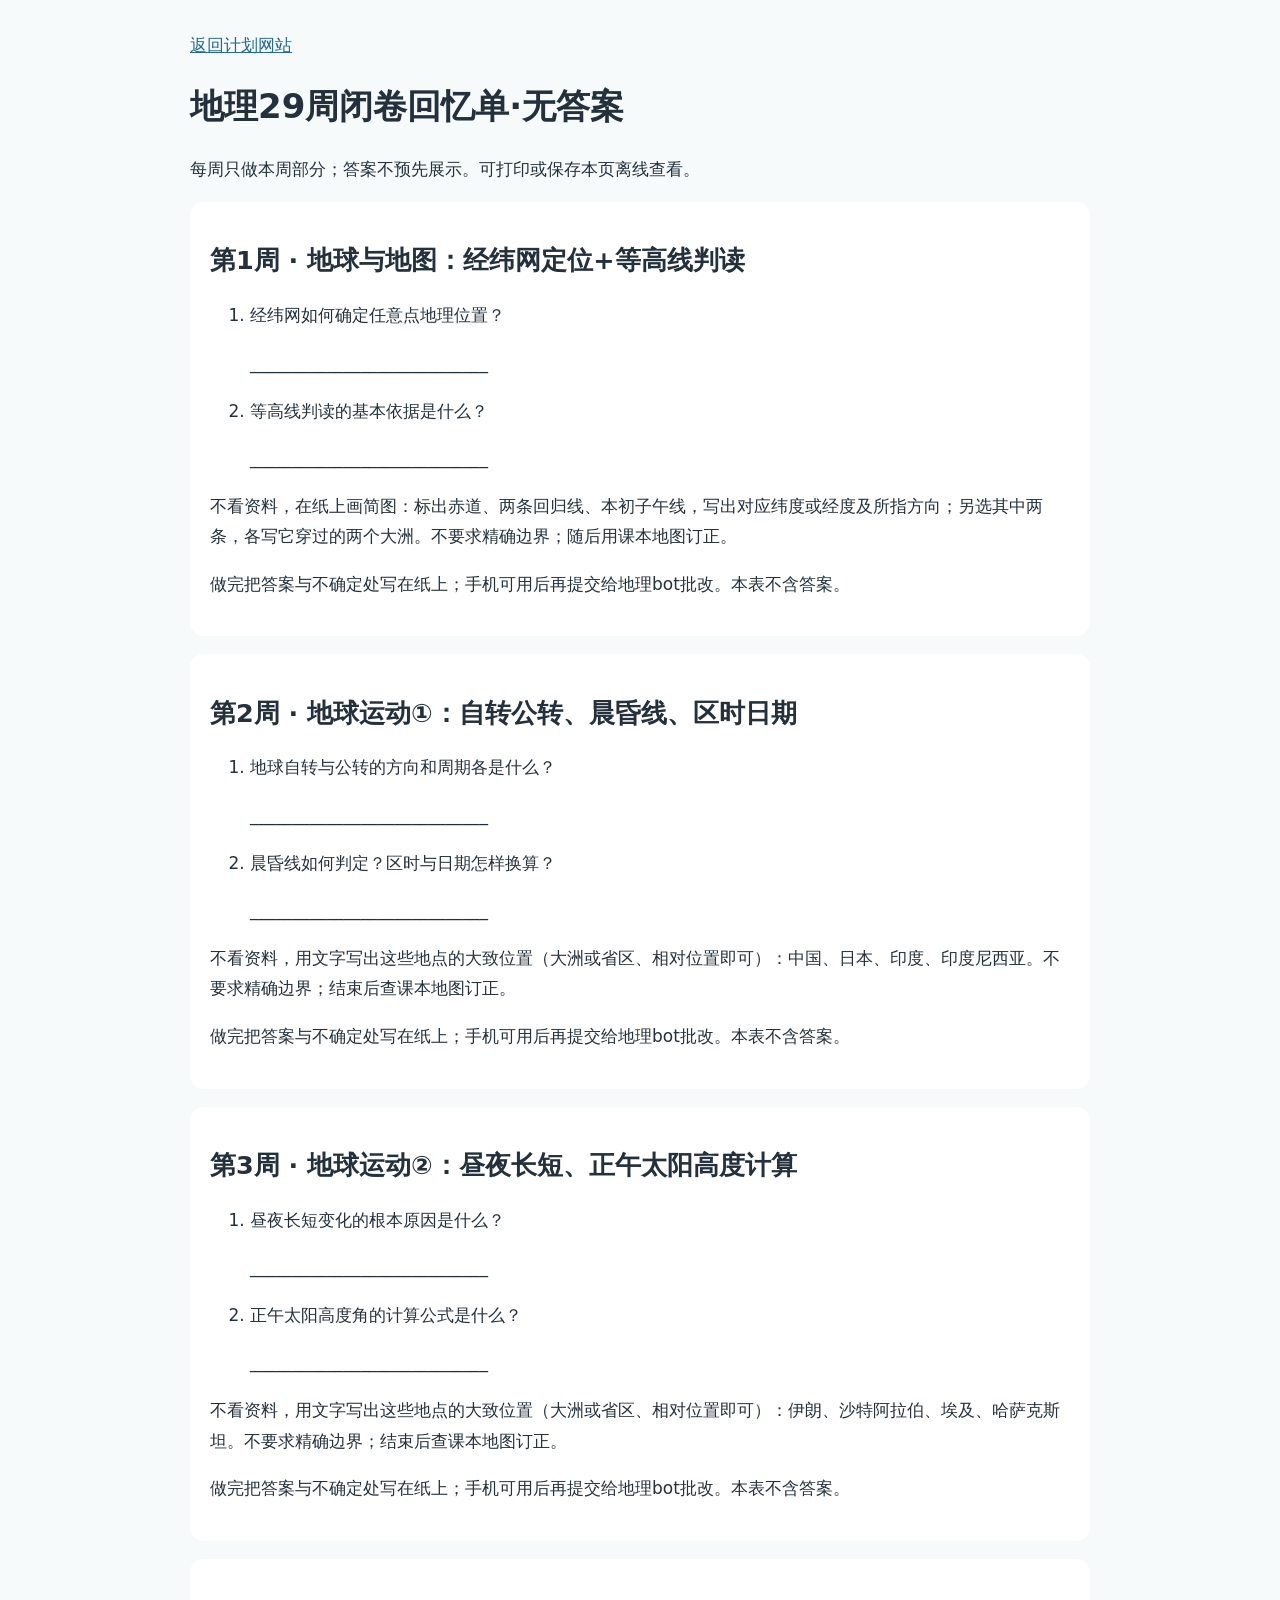
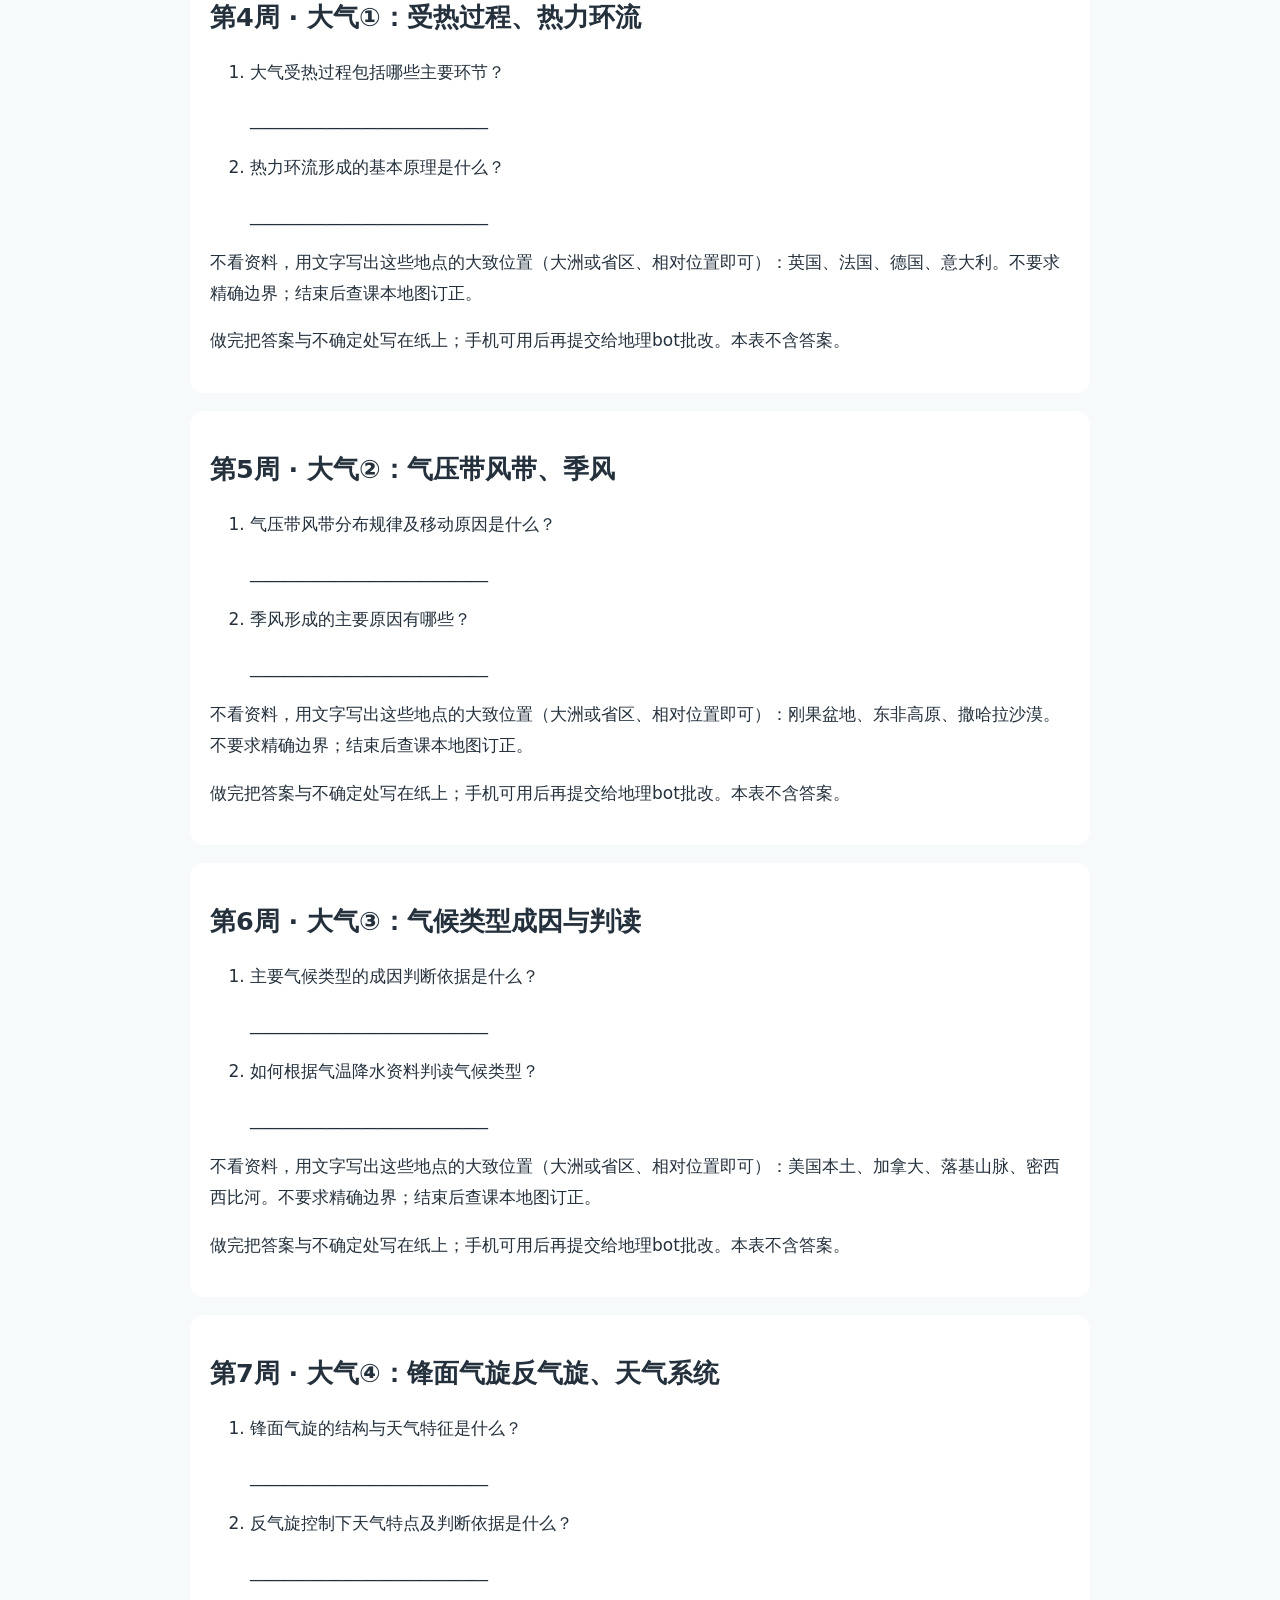
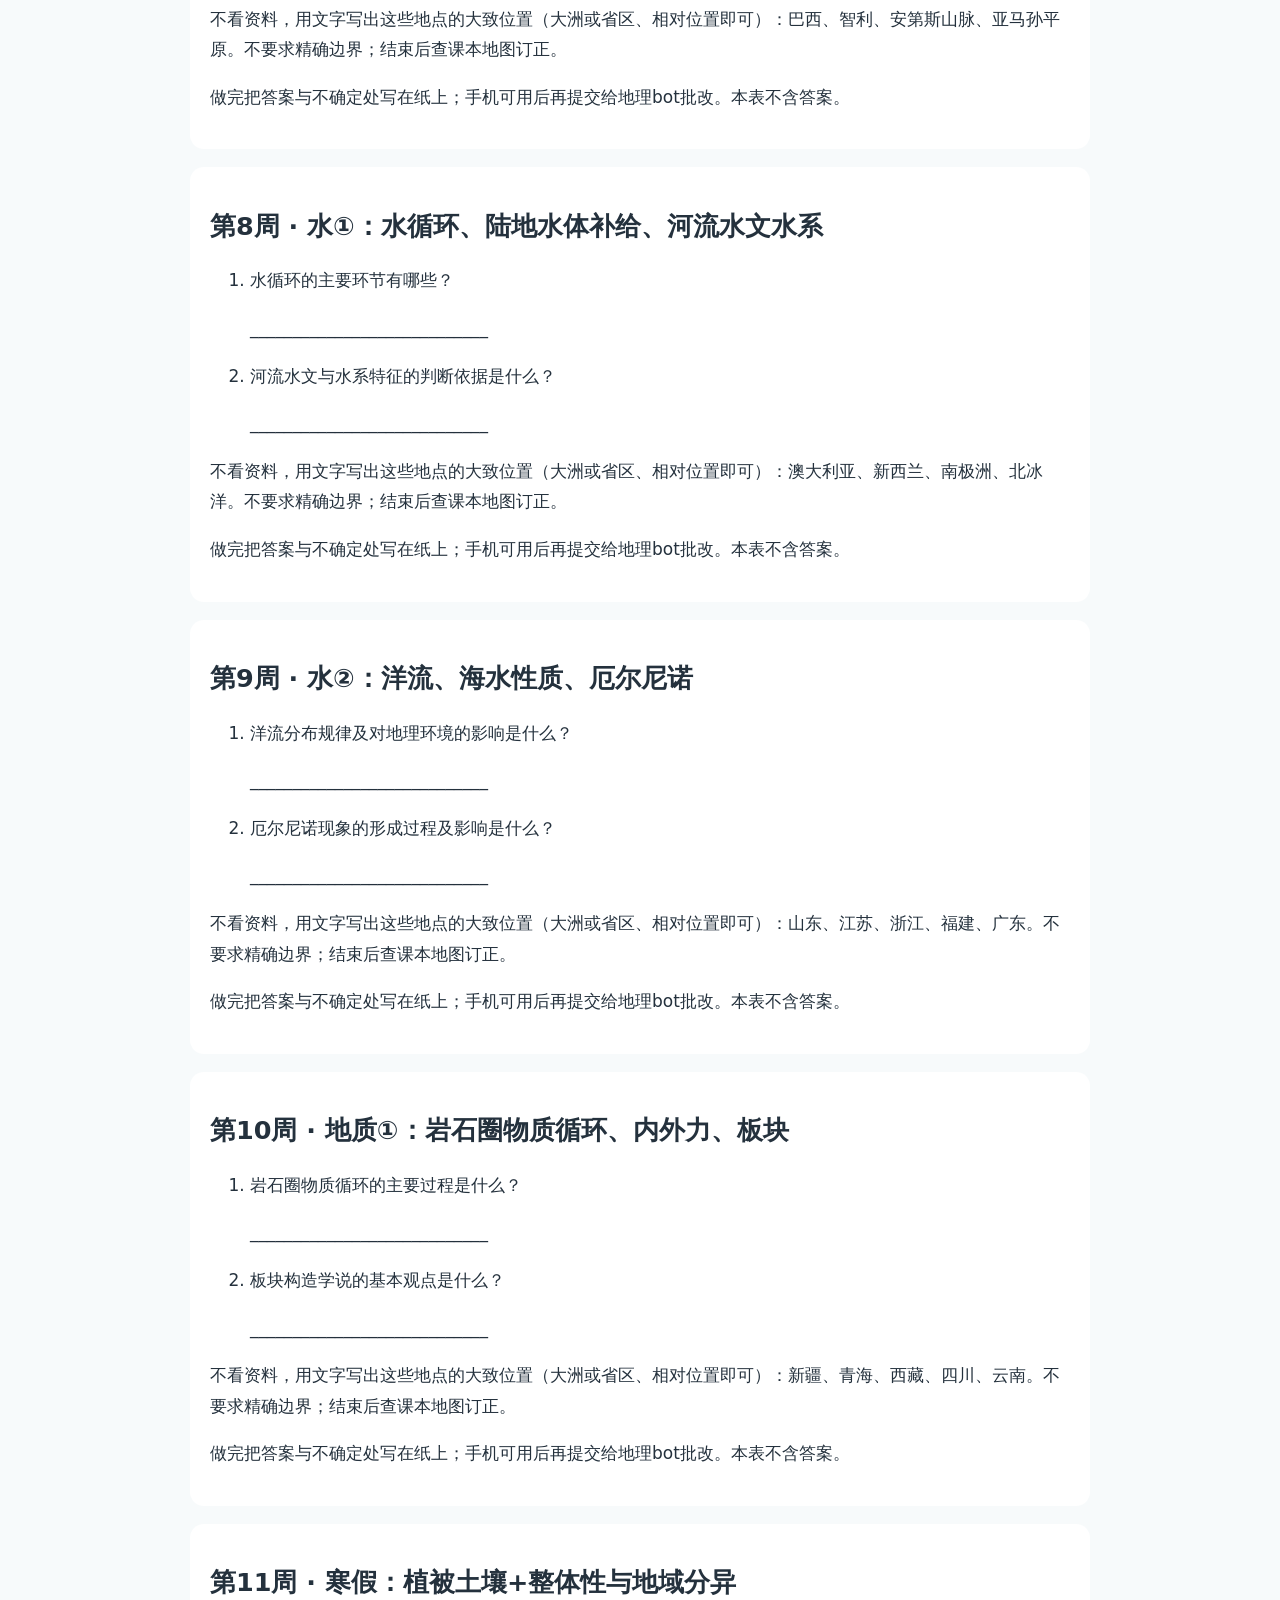
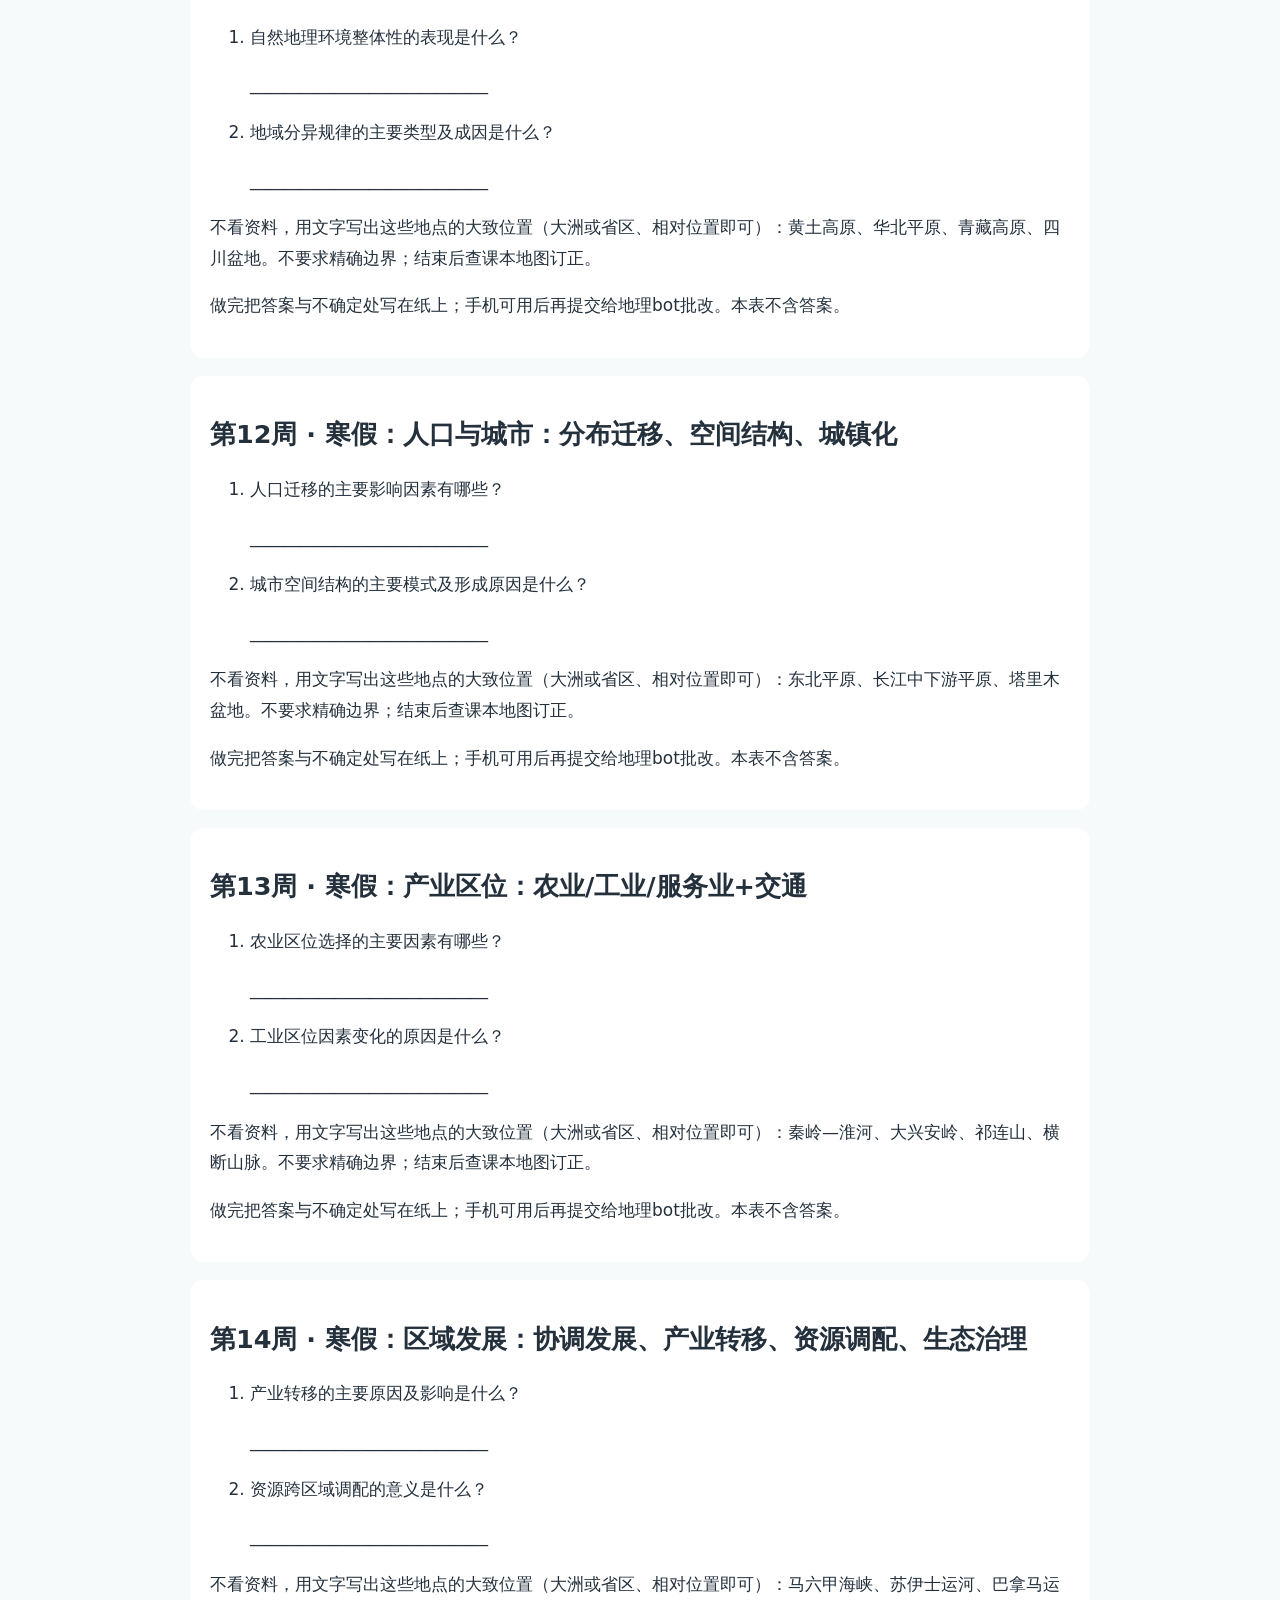
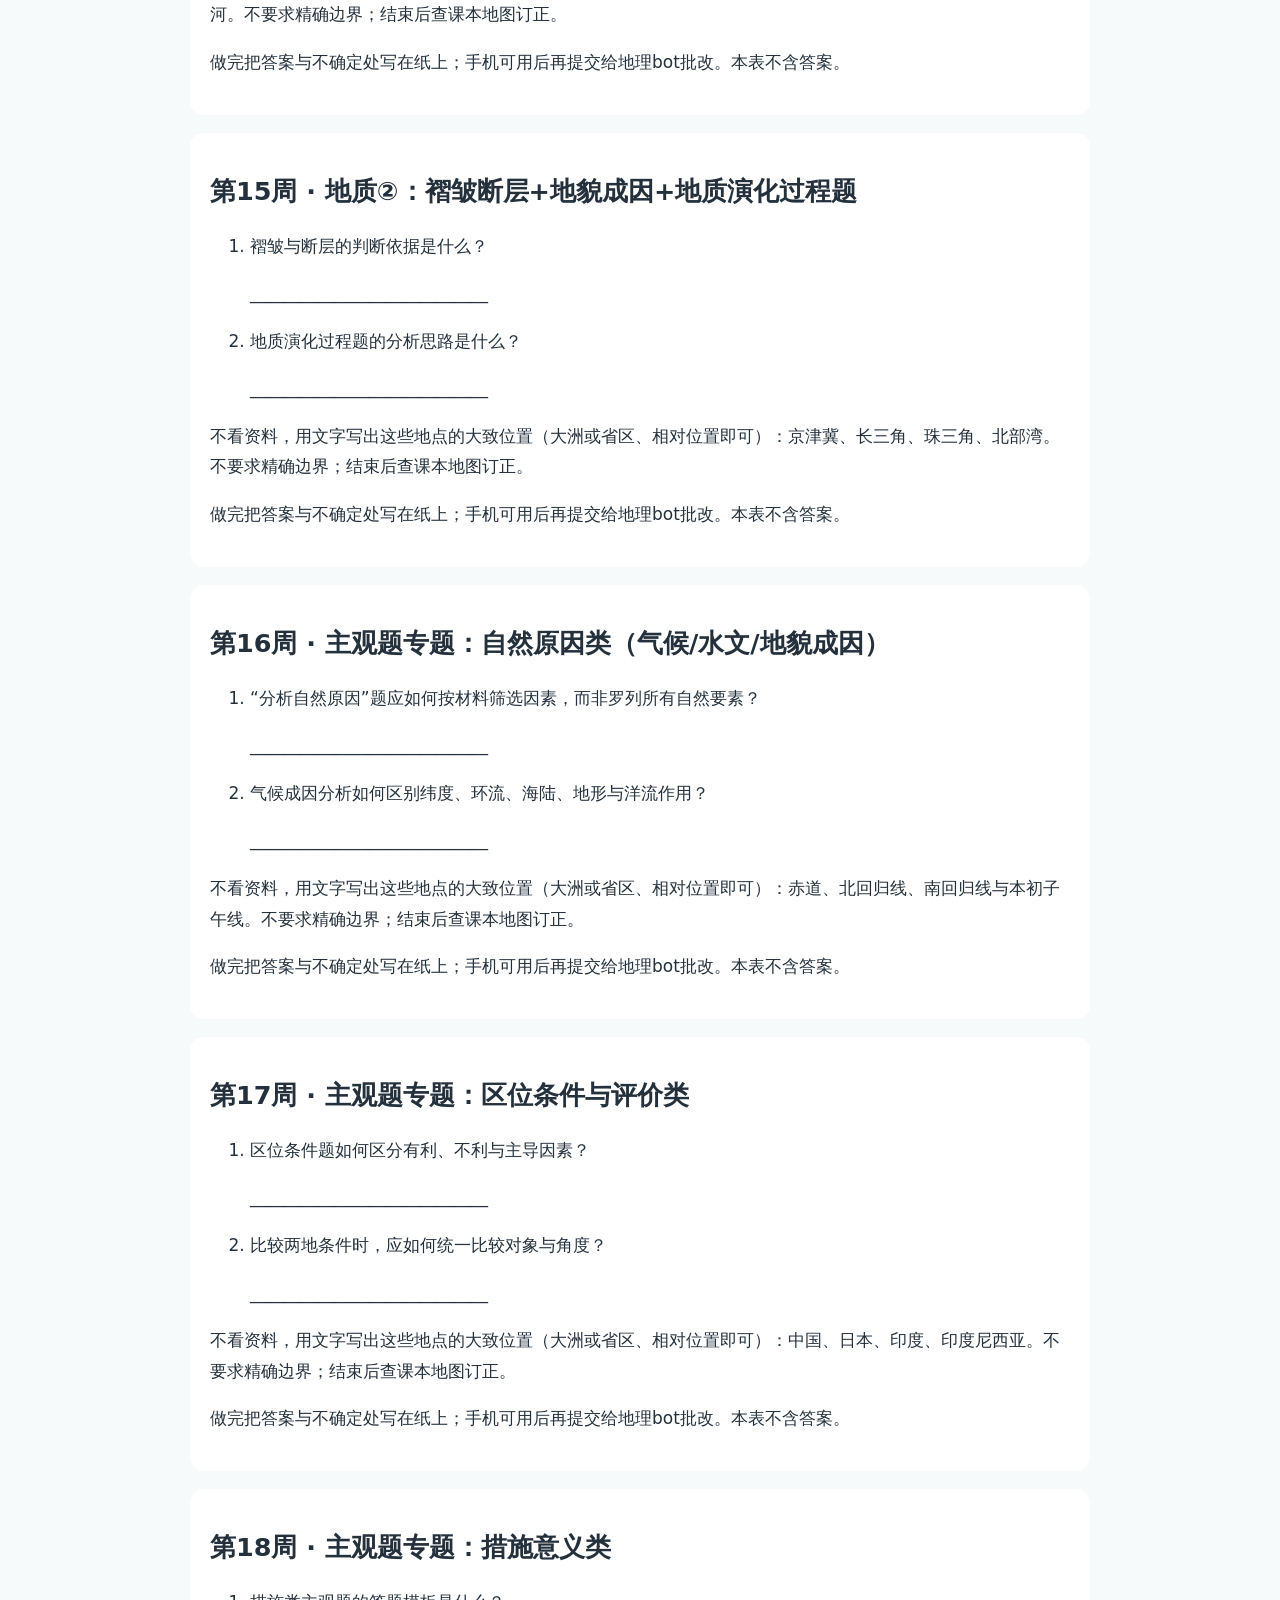
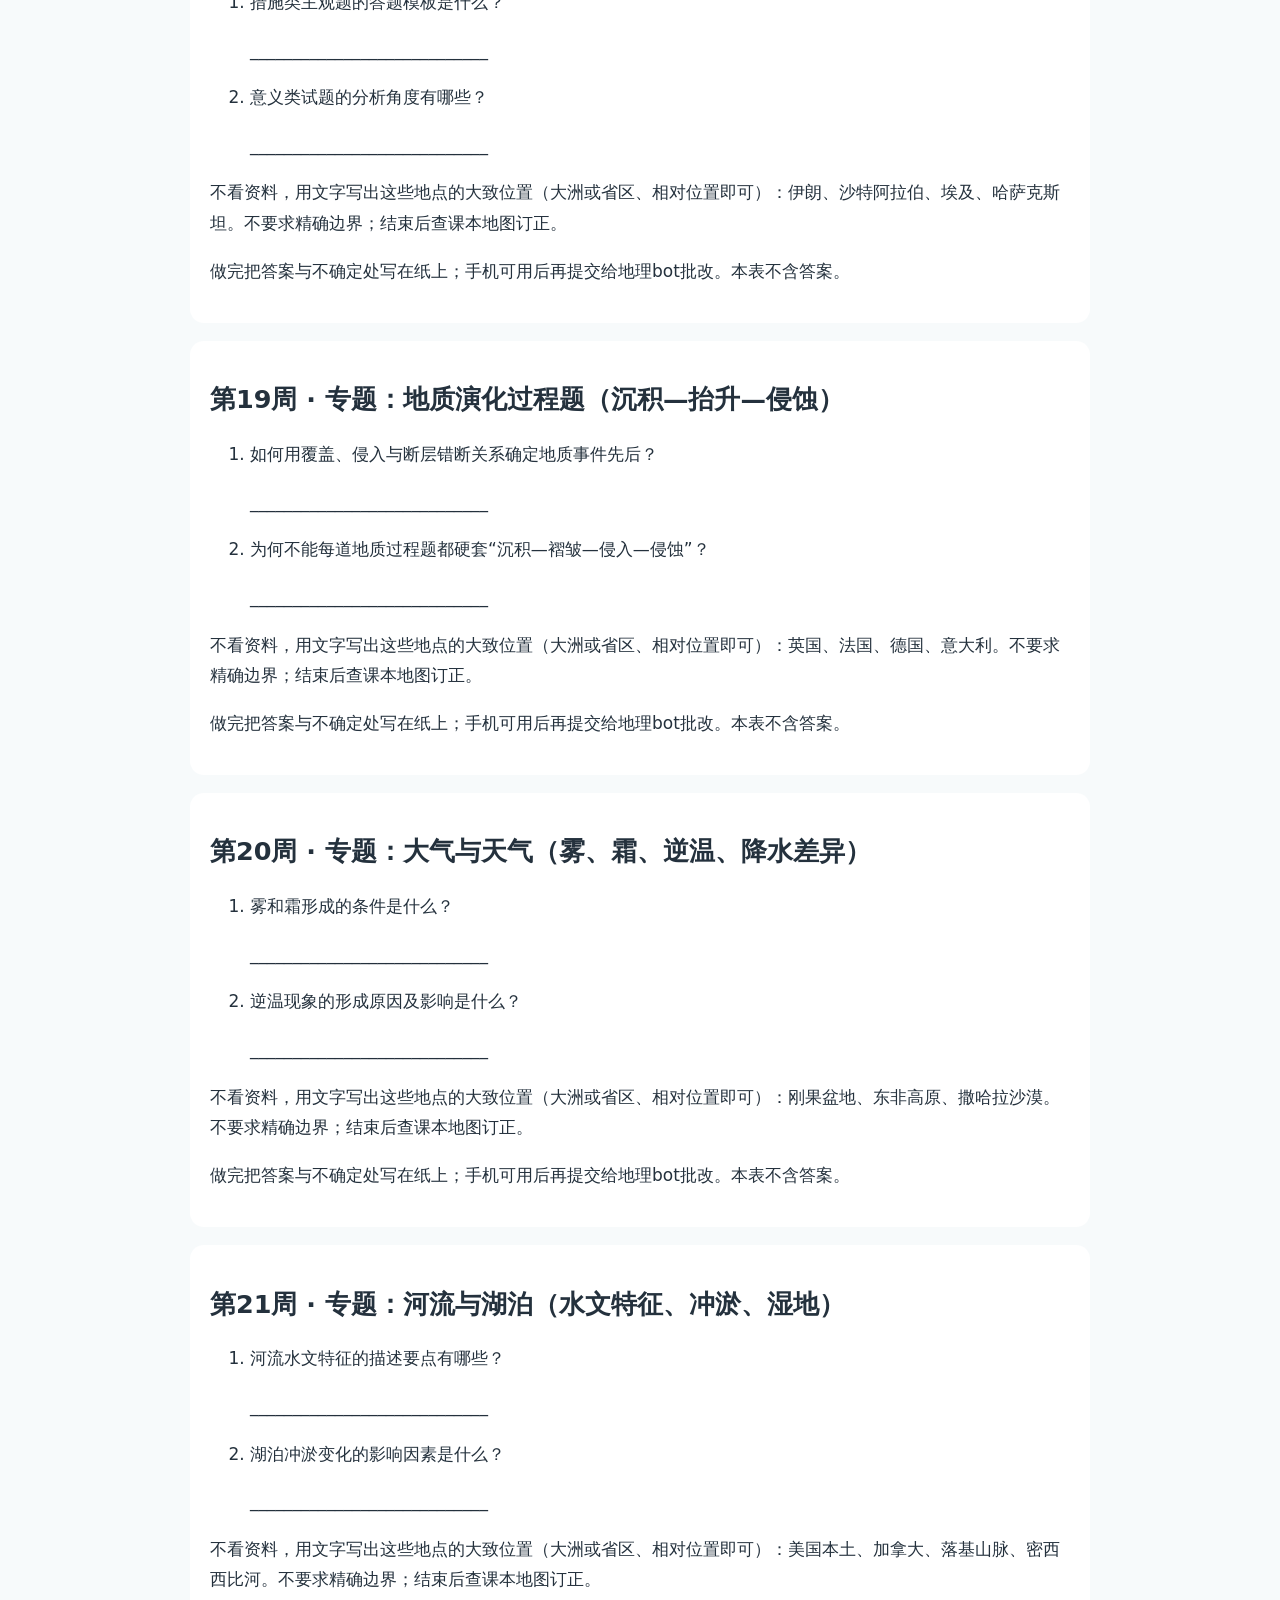
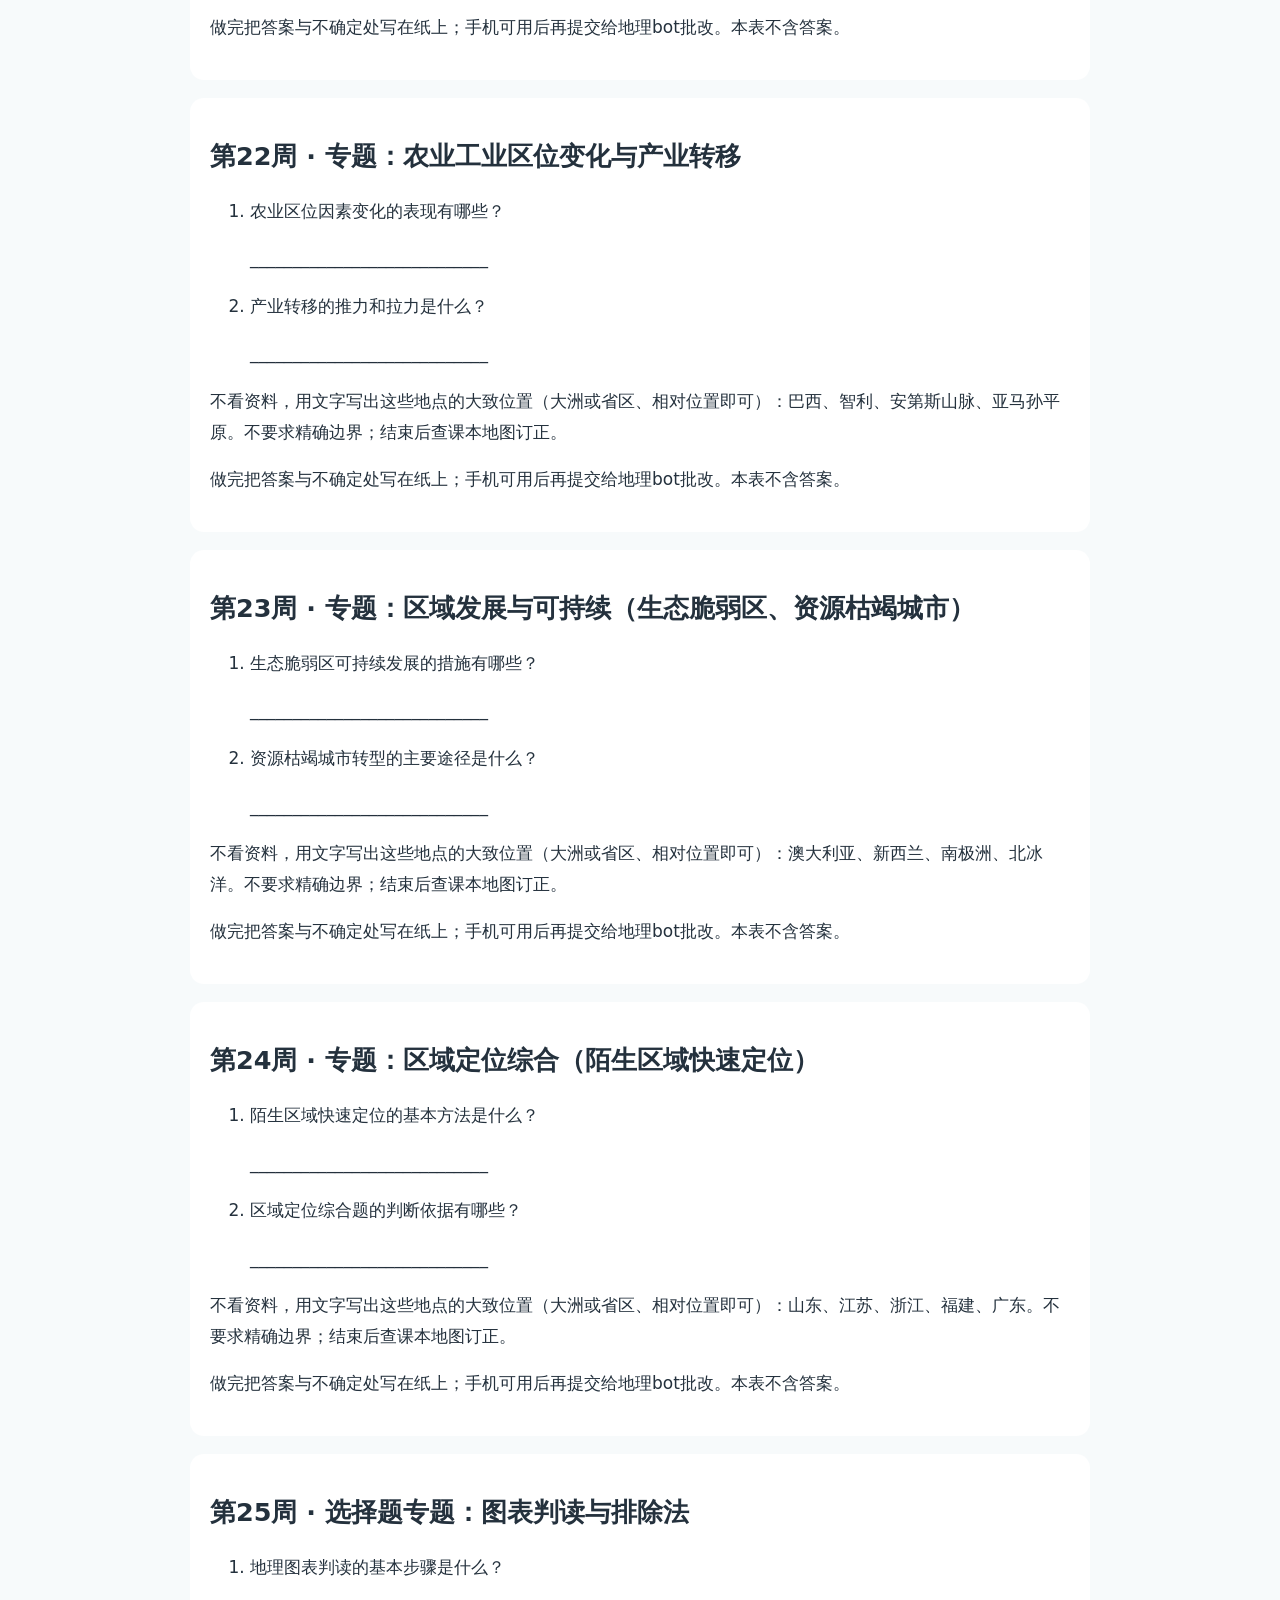
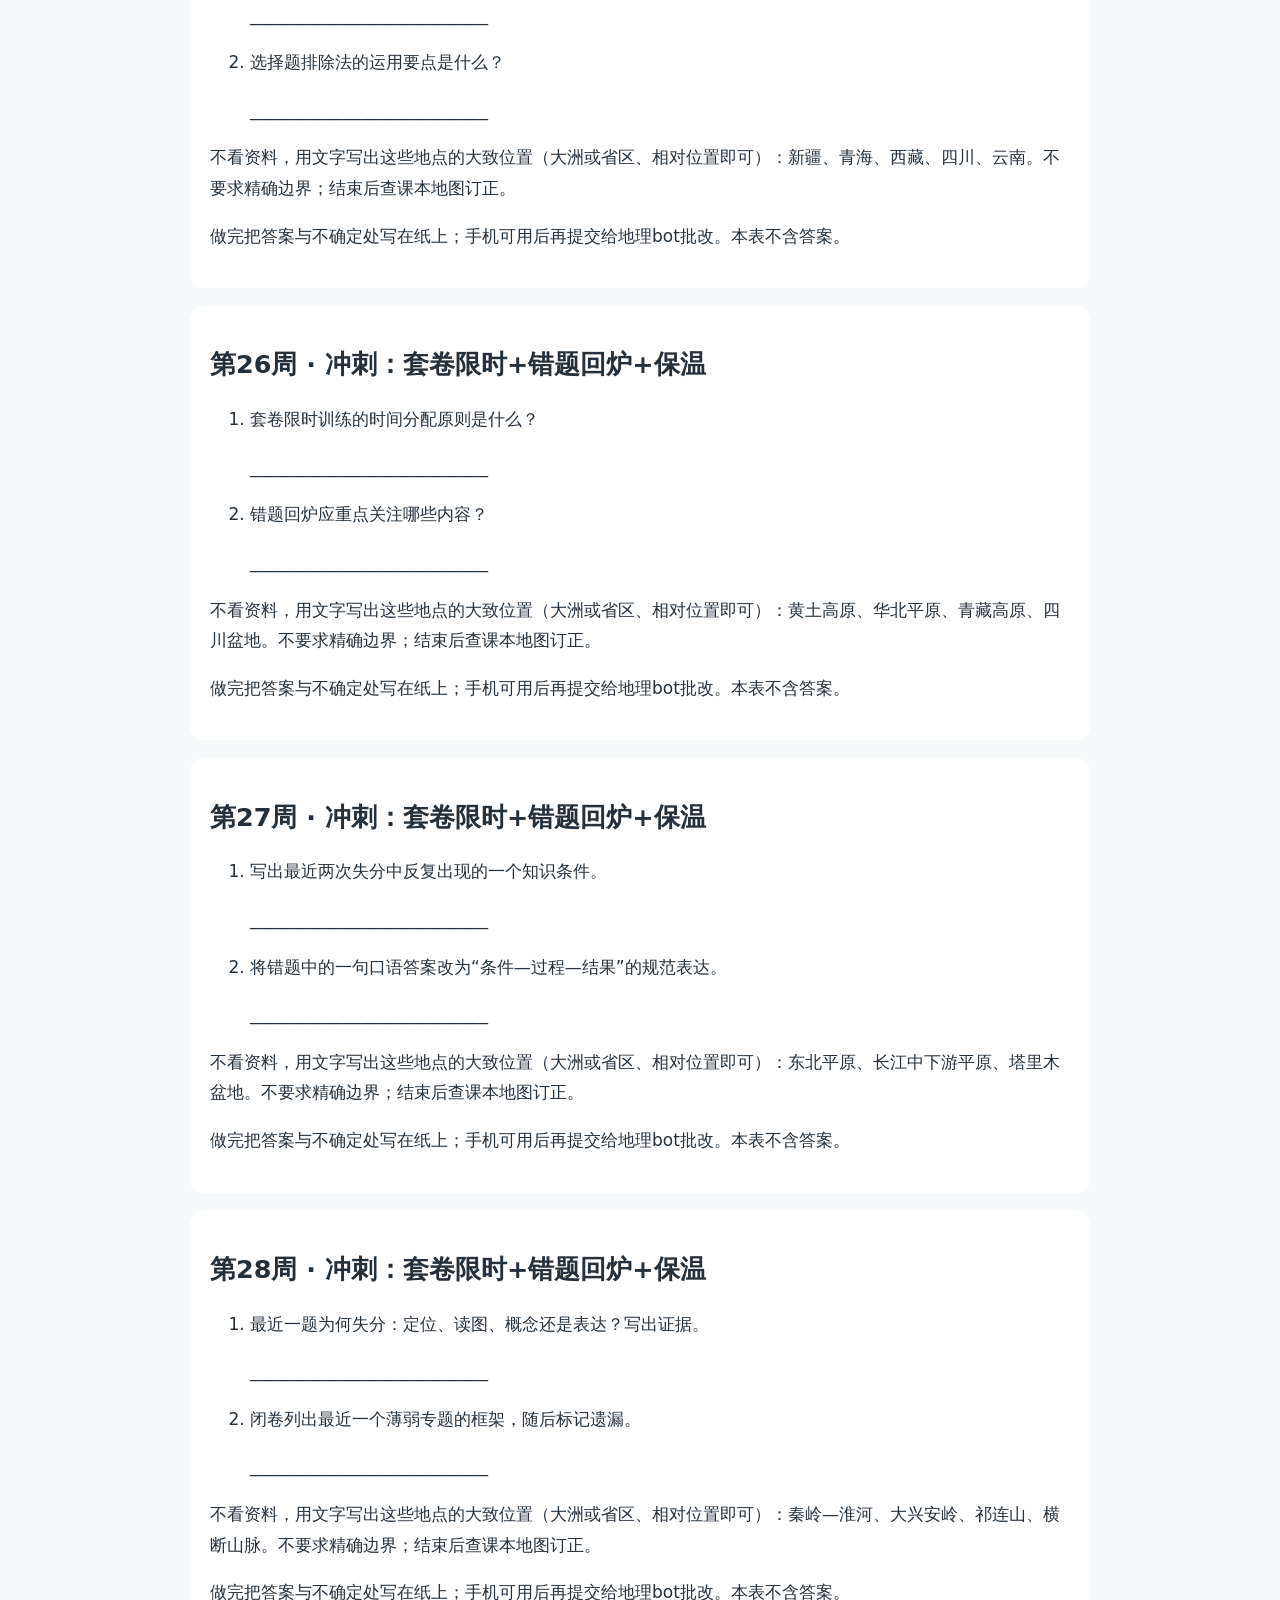
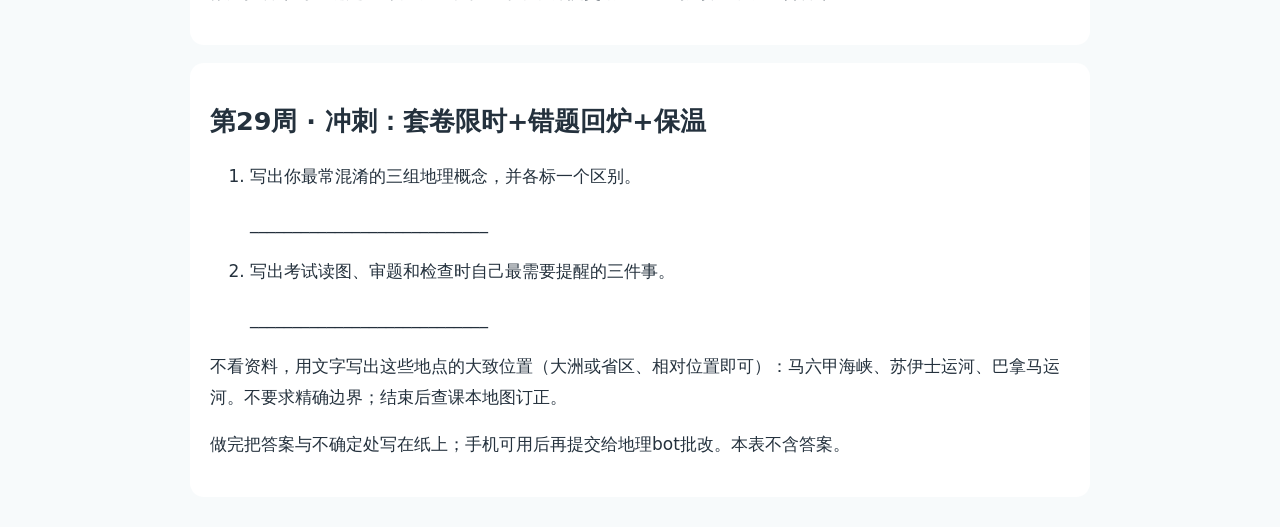
<file: materials/geo/recall.html>
<!doctype html><html lang="zh-CN"><meta charset="utf-8"><meta name="viewport" content="width=device-width,initial-scale=1"><title>地理29周闭卷回忆单·无答案</title><style>body{max-width:900px;margin:30px auto;padding:0 18px;font:17px/1.8 system-ui;color:#24313d;background:#f7fafb}h1,h2,h3{line-height:1.4}section{background:white;padding:20px;margin:18px 0;border-radius:14px}li{margin:8px 0}details{border-top:1px solid #ddd;padding:10px 0}summary{cursor:pointer;font-weight:600}a{color:#236b91}p{white-space:pre-wrap}@media print{body{font:12pt/1.6 serif;background:white}section{break-inside:avoid}}</style><body><a href="../../index.html">返回计划网站</a><h1>地理29周闭卷回忆单·无答案</h1><p>每周只做本周部分；答案不预先展示。可打印或保存本页离线查看。</p><section><h2>第1周 · 地球与地图：经纬网定位+等高线判读</h2><ol><li>经纬网如何确定任意点地理位置？<p>____________________________</p></li><li>等高线判读的基本依据是什么？<p>____________________________</p></li></ol><p>不看资料，在纸上画简图：标出赤道、两条回归线、本初子午线，写出对应纬度或经度及所指方向；另选其中两条，各写它穿过的两个大洲。不要求精确边界；随后用课本地图订正。</p><p>做完把答案与不确定处写在纸上；手机可用后再提交给地理bot批改。本表不含答案。</p></section><section><h2>第2周 · 地球运动①：自转公转、晨昏线、区时日期</h2><ol><li>地球自转与公转的方向和周期各是什么？<p>____________________________</p></li><li>晨昏线如何判定？区时与日期怎样换算？<p>____________________________</p></li></ol><p>不看资料，用文字写出这些地点的大致位置（大洲或省区、相对位置即可）：中国、日本、印度、印度尼西亚。不要求精确边界；结束后查课本地图订正。</p><p>做完把答案与不确定处写在纸上；手机可用后再提交给地理bot批改。本表不含答案。</p></section><section><h2>第3周 · 地球运动②：昼夜长短、正午太阳高度计算</h2><ol><li>昼夜长短变化的根本原因是什么？<p>____________________________</p></li><li>正午太阳高度角的计算公式是什么？<p>____________________________</p></li></ol><p>不看资料，用文字写出这些地点的大致位置（大洲或省区、相对位置即可）：伊朗、沙特阿拉伯、埃及、哈萨克斯坦。不要求精确边界；结束后查课本地图订正。</p><p>做完把答案与不确定处写在纸上；手机可用后再提交给地理bot批改。本表不含答案。</p></section><section><h2>第4周 · 大气①：受热过程、热力环流</h2><ol><li>大气受热过程包括哪些主要环节？<p>____________________________</p></li><li>热力环流形成的基本原理是什么？<p>____________________________</p></li></ol><p>不看资料，用文字写出这些地点的大致位置（大洲或省区、相对位置即可）：英国、法国、德国、意大利。不要求精确边界；结束后查课本地图订正。</p><p>做完把答案与不确定处写在纸上；手机可用后再提交给地理bot批改。本表不含答案。</p></section><section><h2>第5周 · 大气②：气压带风带、季风</h2><ol><li>气压带风带分布规律及移动原因是什么？<p>____________________________</p></li><li>季风形成的主要原因有哪些？<p>____________________________</p></li></ol><p>不看资料，用文字写出这些地点的大致位置（大洲或省区、相对位置即可）：刚果盆地、东非高原、撒哈拉沙漠。不要求精确边界；结束后查课本地图订正。</p><p>做完把答案与不确定处写在纸上；手机可用后再提交给地理bot批改。本表不含答案。</p></section><section><h2>第6周 · 大气③：气候类型成因与判读</h2><ol><li>主要气候类型的成因判断依据是什么？<p>____________________________</p></li><li>如何根据气温降水资料判读气候类型？<p>____________________________</p></li></ol><p>不看资料，用文字写出这些地点的大致位置（大洲或省区、相对位置即可）：美国本土、加拿大、落基山脉、密西西比河。不要求精确边界；结束后查课本地图订正。</p><p>做完把答案与不确定处写在纸上；手机可用后再提交给地理bot批改。本表不含答案。</p></section><section><h2>第7周 · 大气④：锋面气旋反气旋、天气系统</h2><ol><li>锋面气旋的结构与天气特征是什么？<p>____________________________</p></li><li>反气旋控制下天气特点及判断依据是什么？<p>____________________________</p></li></ol><p>不看资料，用文字写出这些地点的大致位置（大洲或省区、相对位置即可）：巴西、智利、安第斯山脉、亚马孙平原。不要求精确边界；结束后查课本地图订正。</p><p>做完把答案与不确定处写在纸上；手机可用后再提交给地理bot批改。本表不含答案。</p></section><section><h2>第8周 · 水①：水循环、陆地水体补给、河流水文水系</h2><ol><li>水循环的主要环节有哪些？<p>____________________________</p></li><li>河流水文与水系特征的判断依据是什么？<p>____________________________</p></li></ol><p>不看资料，用文字写出这些地点的大致位置（大洲或省区、相对位置即可）：澳大利亚、新西兰、南极洲、北冰洋。不要求精确边界；结束后查课本地图订正。</p><p>做完把答案与不确定处写在纸上；手机可用后再提交给地理bot批改。本表不含答案。</p></section><section><h2>第9周 · 水②：洋流、海水性质、厄尔尼诺</h2><ol><li>洋流分布规律及对地理环境的影响是什么？<p>____________________________</p></li><li>厄尔尼诺现象的形成过程及影响是什么？<p>____________________________</p></li></ol><p>不看资料，用文字写出这些地点的大致位置（大洲或省区、相对位置即可）：山东、江苏、浙江、福建、广东。不要求精确边界；结束后查课本地图订正。</p><p>做完把答案与不确定处写在纸上；手机可用后再提交给地理bot批改。本表不含答案。</p></section><section><h2>第10周 · 地质①：岩石圈物质循环、内外力、板块</h2><ol><li>岩石圈物质循环的主要过程是什么？<p>____________________________</p></li><li>板块构造学说的基本观点是什么？<p>____________________________</p></li></ol><p>不看资料，用文字写出这些地点的大致位置（大洲或省区、相对位置即可）：新疆、青海、西藏、四川、云南。不要求精确边界；结束后查课本地图订正。</p><p>做完把答案与不确定处写在纸上；手机可用后再提交给地理bot批改。本表不含答案。</p></section><section><h2>第11周 · 寒假：植被土壤+整体性与地域分异</h2><ol><li>自然地理环境整体性的表现是什么？<p>____________________________</p></li><li>地域分异规律的主要类型及成因是什么？<p>____________________________</p></li></ol><p>不看资料，用文字写出这些地点的大致位置（大洲或省区、相对位置即可）：黄土高原、华北平原、青藏高原、四川盆地。不要求精确边界；结束后查课本地图订正。</p><p>做完把答案与不确定处写在纸上；手机可用后再提交给地理bot批改。本表不含答案。</p></section><section><h2>第12周 · 寒假：人口与城市：分布迁移、空间结构、城镇化</h2><ol><li>人口迁移的主要影响因素有哪些？<p>____________________________</p></li><li>城市空间结构的主要模式及形成原因是什么？<p>____________________________</p></li></ol><p>不看资料，用文字写出这些地点的大致位置（大洲或省区、相对位置即可）：东北平原、长江中下游平原、塔里木盆地。不要求精确边界；结束后查课本地图订正。</p><p>做完把答案与不确定处写在纸上；手机可用后再提交给地理bot批改。本表不含答案。</p></section><section><h2>第13周 · 寒假：产业区位：农业/工业/服务业+交通</h2><ol><li>农业区位选择的主要因素有哪些？<p>____________________________</p></li><li>工业区位因素变化的原因是什么？<p>____________________________</p></li></ol><p>不看资料，用文字写出这些地点的大致位置（大洲或省区、相对位置即可）：秦岭—淮河、大兴安岭、祁连山、横断山脉。不要求精确边界；结束后查课本地图订正。</p><p>做完把答案与不确定处写在纸上；手机可用后再提交给地理bot批改。本表不含答案。</p></section><section><h2>第14周 · 寒假：区域发展：协调发展、产业转移、资源调配、生态治理</h2><ol><li>产业转移的主要原因及影响是什么？<p>____________________________</p></li><li>资源跨区域调配的意义是什么？<p>____________________________</p></li></ol><p>不看资料，用文字写出这些地点的大致位置（大洲或省区、相对位置即可）：马六甲海峡、苏伊士运河、巴拿马运河。不要求精确边界；结束后查课本地图订正。</p><p>做完把答案与不确定处写在纸上；手机可用后再提交给地理bot批改。本表不含答案。</p></section><section><h2>第15周 · 地质②：褶皱断层+地貌成因+地质演化过程题</h2><ol><li>褶皱与断层的判断依据是什么？<p>____________________________</p></li><li>地质演化过程题的分析思路是什么？<p>____________________________</p></li></ol><p>不看资料，用文字写出这些地点的大致位置（大洲或省区、相对位置即可）：京津冀、长三角、珠三角、北部湾。不要求精确边界；结束后查课本地图订正。</p><p>做完把答案与不确定处写在纸上；手机可用后再提交给地理bot批改。本表不含答案。</p></section><section><h2>第16周 · 主观题专题：自然原因类（气候/水文/地貌成因）</h2><ol><li>“分析自然原因”题应如何按材料筛选因素，而非罗列所有自然要素？<p>____________________________</p></li><li>气候成因分析如何区别纬度、环流、海陆、地形与洋流作用？<p>____________________________</p></li></ol><p>不看资料，用文字写出这些地点的大致位置（大洲或省区、相对位置即可）：赤道、北回归线、南回归线与本初子午线。不要求精确边界；结束后查课本地图订正。</p><p>做完把答案与不确定处写在纸上；手机可用后再提交给地理bot批改。本表不含答案。</p></section><section><h2>第17周 · 主观题专题：区位条件与评价类</h2><ol><li>区位条件题如何区分有利、不利与主导因素？<p>____________________________</p></li><li>比较两地条件时，应如何统一比较对象与角度？<p>____________________________</p></li></ol><p>不看资料，用文字写出这些地点的大致位置（大洲或省区、相对位置即可）：中国、日本、印度、印度尼西亚。不要求精确边界；结束后查课本地图订正。</p><p>做完把答案与不确定处写在纸上；手机可用后再提交给地理bot批改。本表不含答案。</p></section><section><h2>第18周 · 主观题专题：措施意义类</h2><ol><li>措施类主观题的答题模板是什么？<p>____________________________</p></li><li>意义类试题的分析角度有哪些？<p>____________________________</p></li></ol><p>不看资料，用文字写出这些地点的大致位置（大洲或省区、相对位置即可）：伊朗、沙特阿拉伯、埃及、哈萨克斯坦。不要求精确边界；结束后查课本地图订正。</p><p>做完把答案与不确定处写在纸上；手机可用后再提交给地理bot批改。本表不含答案。</p></section><section><h2>第19周 · 专题：地质演化过程题（沉积—抬升—侵蚀）</h2><ol><li>如何用覆盖、侵入与断层错断关系确定地质事件先后？<p>____________________________</p></li><li>为何不能每道地质过程题都硬套“沉积—褶皱—侵入—侵蚀”？<p>____________________________</p></li></ol><p>不看资料，用文字写出这些地点的大致位置（大洲或省区、相对位置即可）：英国、法国、德国、意大利。不要求精确边界；结束后查课本地图订正。</p><p>做完把答案与不确定处写在纸上；手机可用后再提交给地理bot批改。本表不含答案。</p></section><section><h2>第20周 · 专题：大气与天气（雾、霜、逆温、降水差异）</h2><ol><li>雾和霜形成的条件是什么？<p>____________________________</p></li><li>逆温现象的形成原因及影响是什么？<p>____________________________</p></li></ol><p>不看资料，用文字写出这些地点的大致位置（大洲或省区、相对位置即可）：刚果盆地、东非高原、撒哈拉沙漠。不要求精确边界；结束后查课本地图订正。</p><p>做完把答案与不确定处写在纸上；手机可用后再提交给地理bot批改。本表不含答案。</p></section><section><h2>第21周 · 专题：河流与湖泊（水文特征、冲淤、湿地）</h2><ol><li>河流水文特征的描述要点有哪些？<p>____________________________</p></li><li>湖泊冲淤变化的影响因素是什么？<p>____________________________</p></li></ol><p>不看资料，用文字写出这些地点的大致位置（大洲或省区、相对位置即可）：美国本土、加拿大、落基山脉、密西西比河。不要求精确边界；结束后查课本地图订正。</p><p>做完把答案与不确定处写在纸上；手机可用后再提交给地理bot批改。本表不含答案。</p></section><section><h2>第22周 · 专题：农业工业区位变化与产业转移</h2><ol><li>农业区位因素变化的表现有哪些？<p>____________________________</p></li><li>产业转移的推力和拉力是什么？<p>____________________________</p></li></ol><p>不看资料，用文字写出这些地点的大致位置（大洲或省区、相对位置即可）：巴西、智利、安第斯山脉、亚马孙平原。不要求精确边界；结束后查课本地图订正。</p><p>做完把答案与不确定处写在纸上；手机可用后再提交给地理bot批改。本表不含答案。</p></section><section><h2>第23周 · 专题：区域发展与可持续（生态脆弱区、资源枯竭城市）</h2><ol><li>生态脆弱区可持续发展的措施有哪些？<p>____________________________</p></li><li>资源枯竭城市转型的主要途径是什么？<p>____________________________</p></li></ol><p>不看资料，用文字写出这些地点的大致位置（大洲或省区、相对位置即可）：澳大利亚、新西兰、南极洲、北冰洋。不要求精确边界；结束后查课本地图订正。</p><p>做完把答案与不确定处写在纸上；手机可用后再提交给地理bot批改。本表不含答案。</p></section><section><h2>第24周 · 专题：区域定位综合（陌生区域快速定位）</h2><ol><li>陌生区域快速定位的基本方法是什么？<p>____________________________</p></li><li>区域定位综合题的判断依据有哪些？<p>____________________________</p></li></ol><p>不看资料，用文字写出这些地点的大致位置（大洲或省区、相对位置即可）：山东、江苏、浙江、福建、广东。不要求精确边界；结束后查课本地图订正。</p><p>做完把答案与不确定处写在纸上；手机可用后再提交给地理bot批改。本表不含答案。</p></section><section><h2>第25周 · 选择题专题：图表判读与排除法</h2><ol><li>地理图表判读的基本步骤是什么？<p>____________________________</p></li><li>选择题排除法的运用要点是什么？<p>____________________________</p></li></ol><p>不看资料，用文字写出这些地点的大致位置（大洲或省区、相对位置即可）：新疆、青海、西藏、四川、云南。不要求精确边界；结束后查课本地图订正。</p><p>做完把答案与不确定处写在纸上；手机可用后再提交给地理bot批改。本表不含答案。</p></section><section><h2>第26周 · 冲刺：套卷限时+错题回炉+保温</h2><ol><li>套卷限时训练的时间分配原则是什么？<p>____________________________</p></li><li>错题回炉应重点关注哪些内容？<p>____________________________</p></li></ol><p>不看资料，用文字写出这些地点的大致位置（大洲或省区、相对位置即可）：黄土高原、华北平原、青藏高原、四川盆地。不要求精确边界；结束后查课本地图订正。</p><p>做完把答案与不确定处写在纸上；手机可用后再提交给地理bot批改。本表不含答案。</p></section><section><h2>第27周 · 冲刺：套卷限时+错题回炉+保温</h2><ol><li>写出最近两次失分中反复出现的一个知识条件。<p>____________________________</p></li><li>将错题中的一句口语答案改为“条件—过程—结果”的规范表达。<p>____________________________</p></li></ol><p>不看资料，用文字写出这些地点的大致位置（大洲或省区、相对位置即可）：东北平原、长江中下游平原、塔里木盆地。不要求精确边界；结束后查课本地图订正。</p><p>做完把答案与不确定处写在纸上；手机可用后再提交给地理bot批改。本表不含答案。</p></section><section><h2>第28周 · 冲刺：套卷限时+错题回炉+保温</h2><ol><li>最近一题为何失分：定位、读图、概念还是表达？写出证据。<p>____________________________</p></li><li>闭卷列出最近一个薄弱专题的框架，随后标记遗漏。<p>____________________________</p></li></ol><p>不看资料，用文字写出这些地点的大致位置（大洲或省区、相对位置即可）：秦岭—淮河、大兴安岭、祁连山、横断山脉。不要求精确边界；结束后查课本地图订正。</p><p>做完把答案与不确定处写在纸上；手机可用后再提交给地理bot批改。本表不含答案。</p></section><section><h2>第29周 · 冲刺：套卷限时+错题回炉+保温</h2><ol><li>写出你最常混淆的三组地理概念，并各标一个区别。<p>____________________________</p></li><li>写出考试读图、审题和检查时自己最需要提醒的三件事。<p>____________________________</p></li></ol><p>不看资料，用文字写出这些地点的大致位置（大洲或省区、相对位置即可）：马六甲海峡、苏伊士运河、巴拿马运河。不要求精确边界；结束后查课本地图订正。</p><p>做完把答案与不确定处写在纸上；手机可用后再提交给地理bot批改。本表不含答案。</p></section></body></html>
</file>
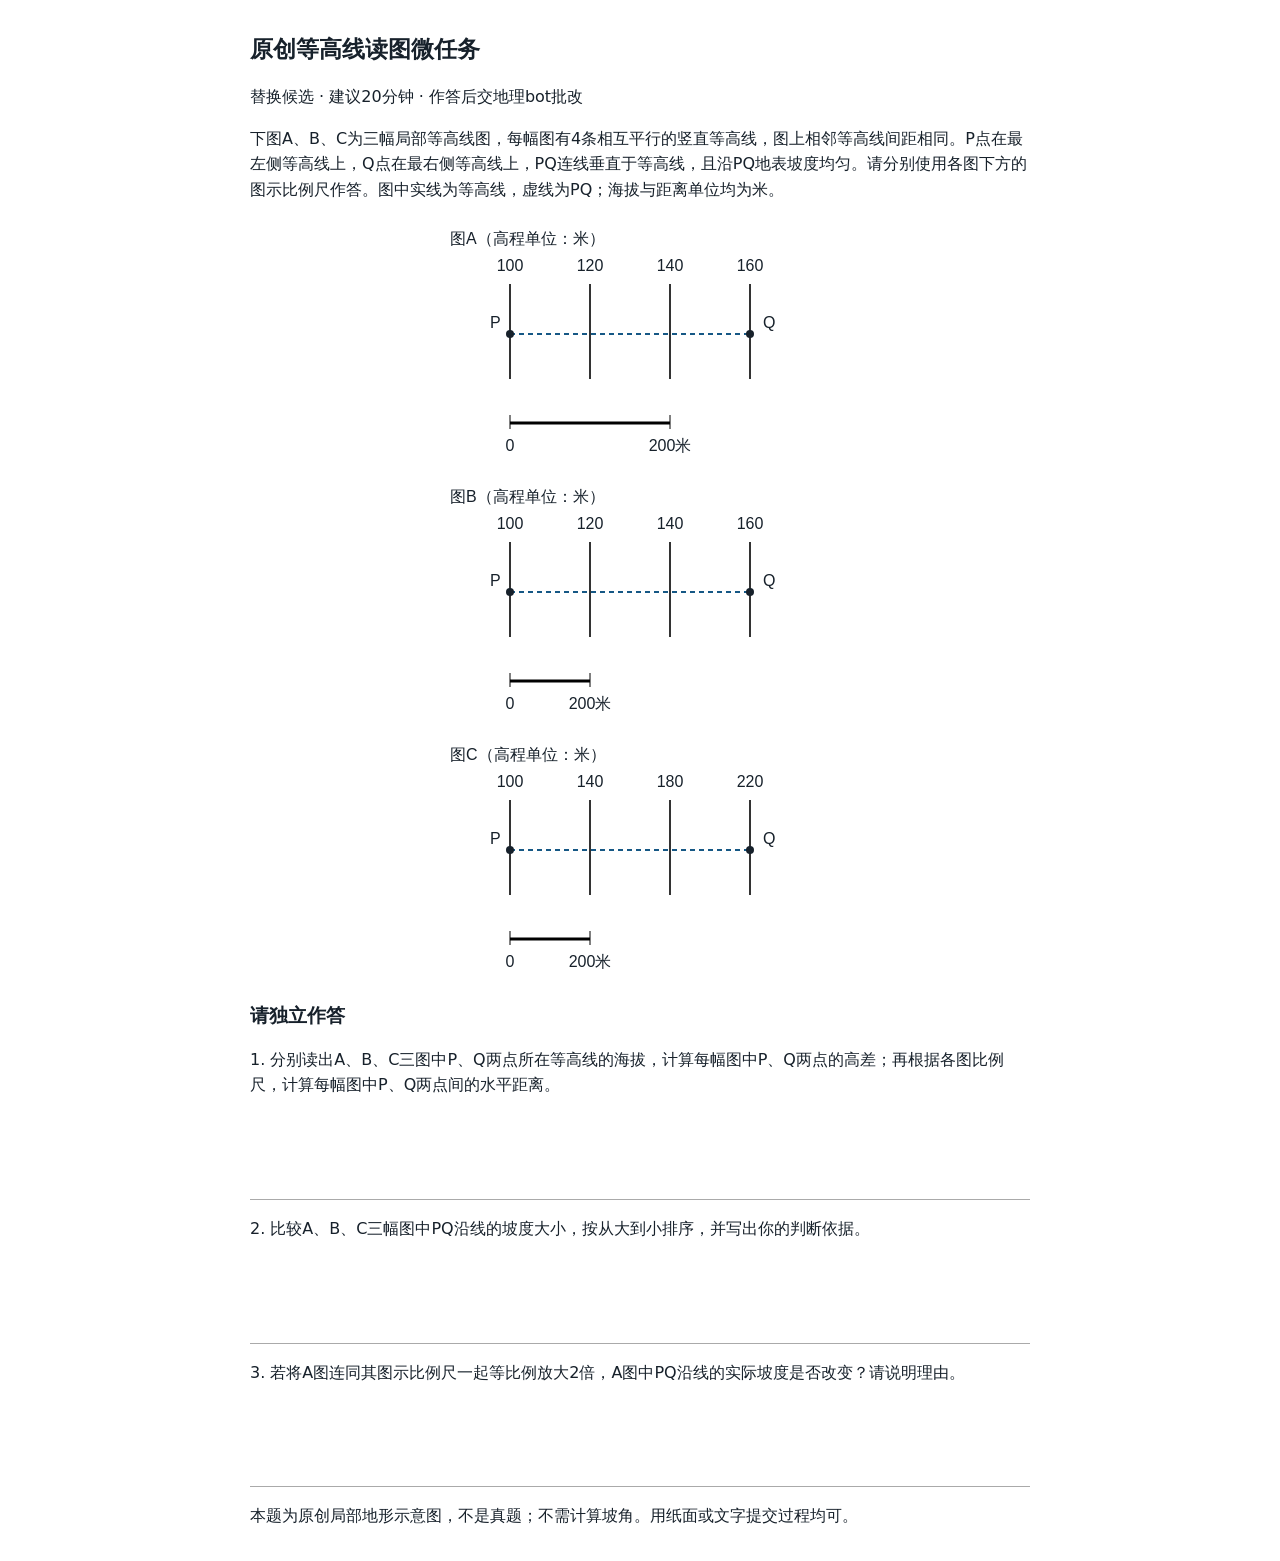
<file: materials/geo/第1周等高线配图题-学生页.html>
<!doctype html><html lang="zh-CN"><head><meta charset="utf-8"><meta name="viewport" content="width=device-width,initial-scale=1"><title>原创等高线读图微任务</title><style>body{font-family:system-ui,sans-serif;max-width:780px;margin:auto;padding:16px;color:#17212b;line-height:1.6}h1{font-size:23px}h2{font-size:19px}svg{display:block;width:100%;max-width:420px;height:auto;margin:0 auto 8px}.blank{height:85px;border-bottom:1px solid #aaa}article{break-inside:avoid}@page{size:A4;margin:12mm}@media print{body{padding:0;font-size:11pt;line-height:1.4}h1{font-size:17pt}svg{max-width:400px;margin-bottom:3px}.questions{break-before:page}}</style></head><body><h1>原创等高线读图微任务</h1><p>替换候选 · 建议20分钟 · 作答后交地理bot批改</p><p>下图A、B、C为三幅局部等高线图，每幅图有4条相互平行的竖直等高线，图上相邻等高线间距相同。P点在最左侧等高线上，Q点在最右侧等高线上，PQ连线垂直于等高线，且沿PQ地表坡度均匀。请分别使用各图下方的图示比例尺作答。图中实线为等高线，虚线为PQ；海拔与距离单位均为米。</p><svg xmlns="http://www.w3.org/2000/svg" width="420" height="250" viewBox="0 0 420 250" role="img" aria-labelledby="title-A"><title id="title-A">图A：局部等高线图及图示比例尺</title><rect width="420" height="250" fill="white"/><g font-family="Noto Sans CJK SC, sans-serif" fill="#17212b" font-size="16"><text x="20" y="25">图A（高程单位：米）</text><line x1="80" y1="65" x2="80" y2="160" stroke="#333" stroke-width="2"/><text x="80" y="52" text-anchor="middle">100</text><line x1="160" y1="65" x2="160" y2="160" stroke="#333" stroke-width="2"/><text x="160" y="52" text-anchor="middle">120</text><line x1="240" y1="65" x2="240" y2="160" stroke="#333" stroke-width="2"/><text x="240" y="52" text-anchor="middle">140</text><line x1="320" y1="65" x2="320" y2="160" stroke="#333" stroke-width="2"/><text x="320" y="52" text-anchor="middle">160</text><line x1="80" y1="115" x2="320" y2="115" stroke="#165885" stroke-width="2" stroke-dasharray="5 4"/><circle cx="80" cy="115" r="4"/><circle cx="320" cy="115" r="4"/><text x="60" y="109">P</text><text x="333" y="109">Q</text><line x1="80" y1="204" x2="240" y2="204" stroke="black" stroke-width="3"/><line x1="80" y1="196" x2="80" y2="210" stroke="black"/><line x1="240" y1="196" x2="240" y2="210" stroke="black"/><text x="80" y="232" text-anchor="middle">0</text><text x="240" y="232" text-anchor="middle">200米</text></g></svg><svg xmlns="http://www.w3.org/2000/svg" width="420" height="250" viewBox="0 0 420 250" role="img" aria-labelledby="title-B"><title id="title-B">图B：局部等高线图及图示比例尺</title><rect width="420" height="250" fill="white"/><g font-family="Noto Sans CJK SC, sans-serif" fill="#17212b" font-size="16"><text x="20" y="25">图B（高程单位：米）</text><line x1="80" y1="65" x2="80" y2="160" stroke="#333" stroke-width="2"/><text x="80" y="52" text-anchor="middle">100</text><line x1="160" y1="65" x2="160" y2="160" stroke="#333" stroke-width="2"/><text x="160" y="52" text-anchor="middle">120</text><line x1="240" y1="65" x2="240" y2="160" stroke="#333" stroke-width="2"/><text x="240" y="52" text-anchor="middle">140</text><line x1="320" y1="65" x2="320" y2="160" stroke="#333" stroke-width="2"/><text x="320" y="52" text-anchor="middle">160</text><line x1="80" y1="115" x2="320" y2="115" stroke="#165885" stroke-width="2" stroke-dasharray="5 4"/><circle cx="80" cy="115" r="4"/><circle cx="320" cy="115" r="4"/><text x="60" y="109">P</text><text x="333" y="109">Q</text><line x1="80" y1="204" x2="160" y2="204" stroke="black" stroke-width="3"/><line x1="80" y1="196" x2="80" y2="210" stroke="black"/><line x1="160" y1="196" x2="160" y2="210" stroke="black"/><text x="80" y="232" text-anchor="middle">0</text><text x="160" y="232" text-anchor="middle">200米</text></g></svg><svg xmlns="http://www.w3.org/2000/svg" width="420" height="250" viewBox="0 0 420 250" role="img" aria-labelledby="title-C"><title id="title-C">图C：局部等高线图及图示比例尺</title><rect width="420" height="250" fill="white"/><g font-family="Noto Sans CJK SC, sans-serif" fill="#17212b" font-size="16"><text x="20" y="25">图C（高程单位：米）</text><line x1="80" y1="65" x2="80" y2="160" stroke="#333" stroke-width="2"/><text x="80" y="52" text-anchor="middle">100</text><line x1="160" y1="65" x2="160" y2="160" stroke="#333" stroke-width="2"/><text x="160" y="52" text-anchor="middle">140</text><line x1="240" y1="65" x2="240" y2="160" stroke="#333" stroke-width="2"/><text x="240" y="52" text-anchor="middle">180</text><line x1="320" y1="65" x2="320" y2="160" stroke="#333" stroke-width="2"/><text x="320" y="52" text-anchor="middle">220</text><line x1="80" y1="115" x2="320" y2="115" stroke="#165885" stroke-width="2" stroke-dasharray="5 4"/><circle cx="80" cy="115" r="4"/><circle cx="320" cy="115" r="4"/><text x="60" y="109">P</text><text x="333" y="109">Q</text><line x1="80" y1="204" x2="160" y2="204" stroke="black" stroke-width="3"/><line x1="80" y1="196" x2="80" y2="210" stroke="black"/><line x1="160" y1="196" x2="160" y2="210" stroke="black"/><text x="80" y="232" text-anchor="middle">0</text><text x="160" y="232" text-anchor="middle">200米</text></g></svg><section class="questions"><h2>请独立作答</h2><article><p>1. 分别读出A、B、C三图中P、Q两点所在等高线的海拔，计算每幅图中P、Q两点的高差；再根据各图比例尺，计算每幅图中P、Q两点间的水平距离。</p><div class="blank"></div></article><article><p>2. 比较A、B、C三幅图中PQ沿线的坡度大小，按从大到小排序，并写出你的判断依据。</p><div class="blank"></div></article><article><p>3. 若将A图连同其图示比例尺一起等比例放大2倍，A图中PQ沿线的实际坡度是否改变？请说明理由。</p><div class="blank"></div></article><p>本题为原创局部地形示意图，不是真题；不需计算坡角。用纸面或文字提交过程均可。</p></section></body></html>
</file>
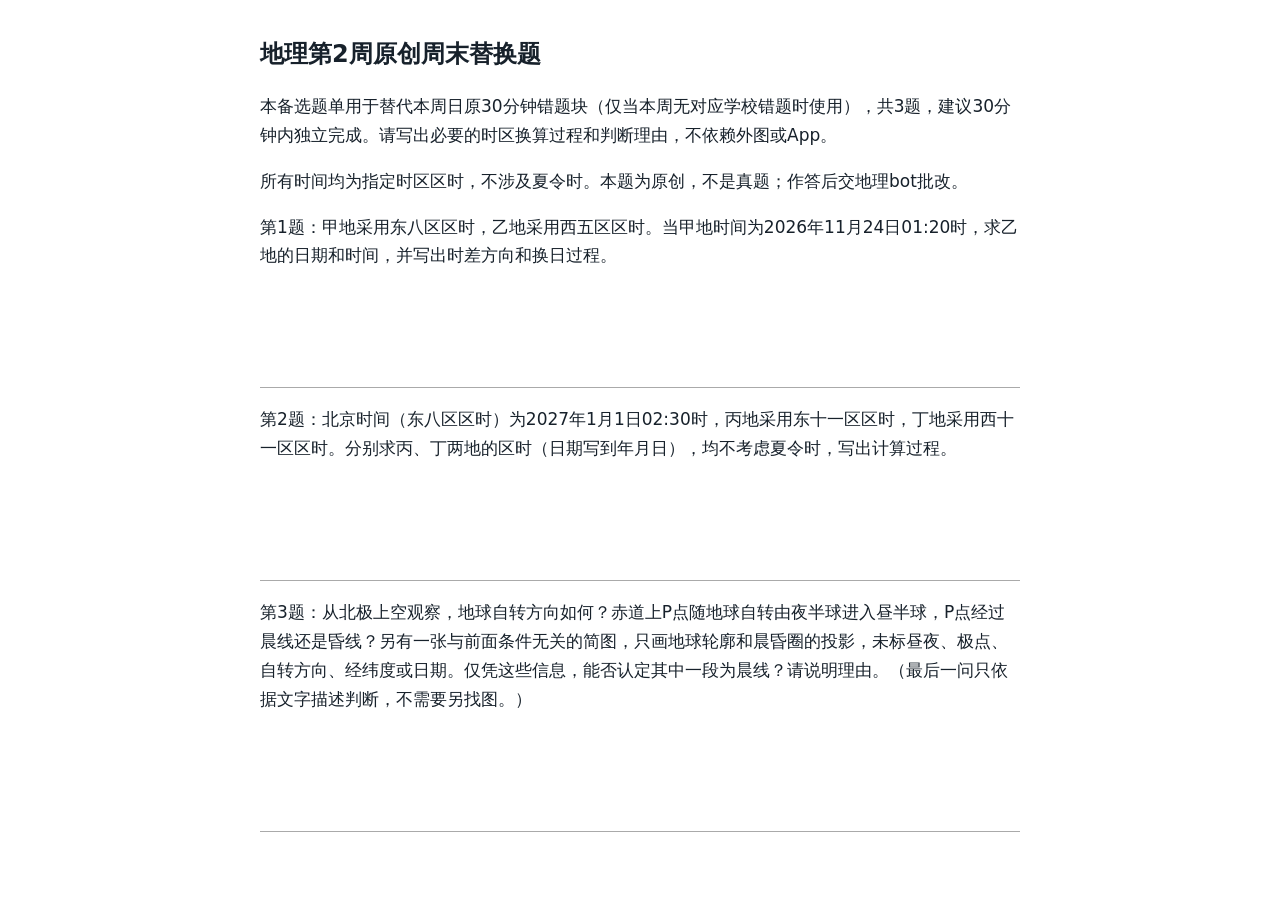
<file: materials/geo/第2周原创周末替换题-学生页.html>
<!doctype html><html lang="zh-CN"><head><meta charset="utf-8"><meta name="viewport" content="width=device-width,initial-scale=1"><title>地理第2周原创周末替换题</title><style>body{max-width:760px;margin:auto;padding:18px;font:17px/1.7 system-ui,sans-serif;color:#17212b}h1{font-size:24px}.space{height:100px;border-bottom:1px solid #aaa}article{break-inside:avoid}@page{size:A4;margin:15mm}@media print{body{padding:0;font-size:12pt}}</style></head><body><h1>地理第2周原创周末替换题</h1><p>本备选题单用于替代本周日原30分钟错题块（仅当本周无对应学校错题时使用），共3题，建议30分钟内独立完成。请写出必要的时区换算过程和判断理由，不依赖外图或App。</p><p>所有时间均为指定时区区时，不涉及夏令时。本题为原创，不是真题；作答后交地理bot批改。</p><article><p>第1题：甲地采用东八区区时，乙地采用西五区区时。当甲地时间为2026年11月24日01:20时，求乙地的日期和时间，并写出时差方向和换日过程。</p><div class="space"></div></article><article><p>第2题：北京时间（东八区区时）为2027年1月1日02:30时，丙地采用东十一区区时，丁地采用西十一区区时。分别求丙、丁两地的区时（日期写到年月日），均不考虑夏令时，写出计算过程。</p><div class="space"></div></article><article><p>第3题：从北极上空观察，地球自转方向如何？赤道上P点随地球自转由夜半球进入昼半球，P点经过晨线还是昏线？另有一张与前面条件无关的简图，只画地球轮廓和晨昏圈的投影，未标昼夜、极点、自转方向、经纬度或日期。仅凭这些信息，能否认定其中一段为晨线？请说明理由。（最后一问只依据文字描述判断，不需要另找图。）</p><div class="space"></div></article></body></html>
</file>
<file: style.css>
*,*::before,*::after{box-sizing:border-box}
html{max-width:100%}
body{font-family:system-ui,"PingFang SC","Microsoft YaHei",sans-serif;margin:0;background:#f6f7fb;color:#222;overflow-wrap:anywhere}
header{background:#3b5bdb;color:#fff;padding:10px 12px;position:sticky;top:0;z-index:2}
h1{font-size:clamp(16px,4.6vw,20px);margin:0 0 8px;line-height:1.3}
nav{display:flex;flex-wrap:wrap;gap:8px}
nav button{background:#fff2;color:#fff;border:0;border-radius:8px;padding:8px 12px;min-height:44px;font-size:16px;line-height:1.2}
nav button.on{background:#fff;color:#3b5bdb}
.sync-note,.warn{margin:0;padding:8px 12px;background:#fff4e0;color:#6b4a00;font-size:14px;line-height:1.45}
.warn{background:#fde8e8;color:#8a1f1f}
main{padding:12px;max-width:900px;margin:auto}
.card{background:#fff;border-radius:10px;padding:10px 12px;margin:8px 0;box-shadow:0 1px 3px #0001;border-left:4px solid #d0d7e2;min-width:0}
.card.must{border-left-color:#2b8a3e}
.card.opt{border-left-color:#868e96}
.row{display:flex;gap:8px;align-items:flex-start;min-width:0}
.hit{flex:0 0 44px;width:44px;height:44px;display:flex;align-items:center;justify-content:center}
.hit input{width:22px;height:22px;margin:0}
.main-col{flex:1;min-width:0}
.tag{display:inline-block;font-size:12px;border-radius:4px;padding:2px 6px;margin:0 4px 4px 0;background:#e7ecff;color:#3b5bdb;max-width:100%}
.tag.must{background:#d3f9d8;color:#2b8a3e}
.tag.opt{background:#f1f3f5;color:#495057}
.done{opacity:.55}
.done .task{text-decoration:line-through}
details{min-width:0}
summary{cursor:pointer;font-weight:600;line-height:1.45;min-height:44px;display:flex;align-items:center}
.task{white-space:pre-wrap;overflow-wrap:anywhere;word-break:break-word;font:inherit;margin:8px 0 0;line-height:1.55}
a{overflow-wrap:anywhere}
.table-scroll{overflow-x:auto;max-width:100%;-webkit-overflow-scrolling:touch}
table{width:max-content;min-width:100%;border-collapse:collapse;font-size:14px}
td,th{border-bottom:1px solid #eee;padding:6px;text-align:left;vertical-align:top;overflow-wrap:anywhere;min-width:6.5em;max-width:12em;line-height:1.4}
select{padding:8px;margin:4px 0;max-width:100%;min-height:44px;font-size:16px}
h3{margin:0 0 8px;font-size:18px}
ul{padding-left:1.2em;margin:6px 0}
li{overflow-wrap:anywhere}
@media (max-width:480px){
  main{padding:8px}
  .card{padding:8px 10px}
  table{font-size:12px}
}
@media print{
  header,nav,.sync-note{position:static}
  body{background:#fff}
  .card{box-shadow:none;break-inside:avoid}
  .hit{display:none}
}
</file>
